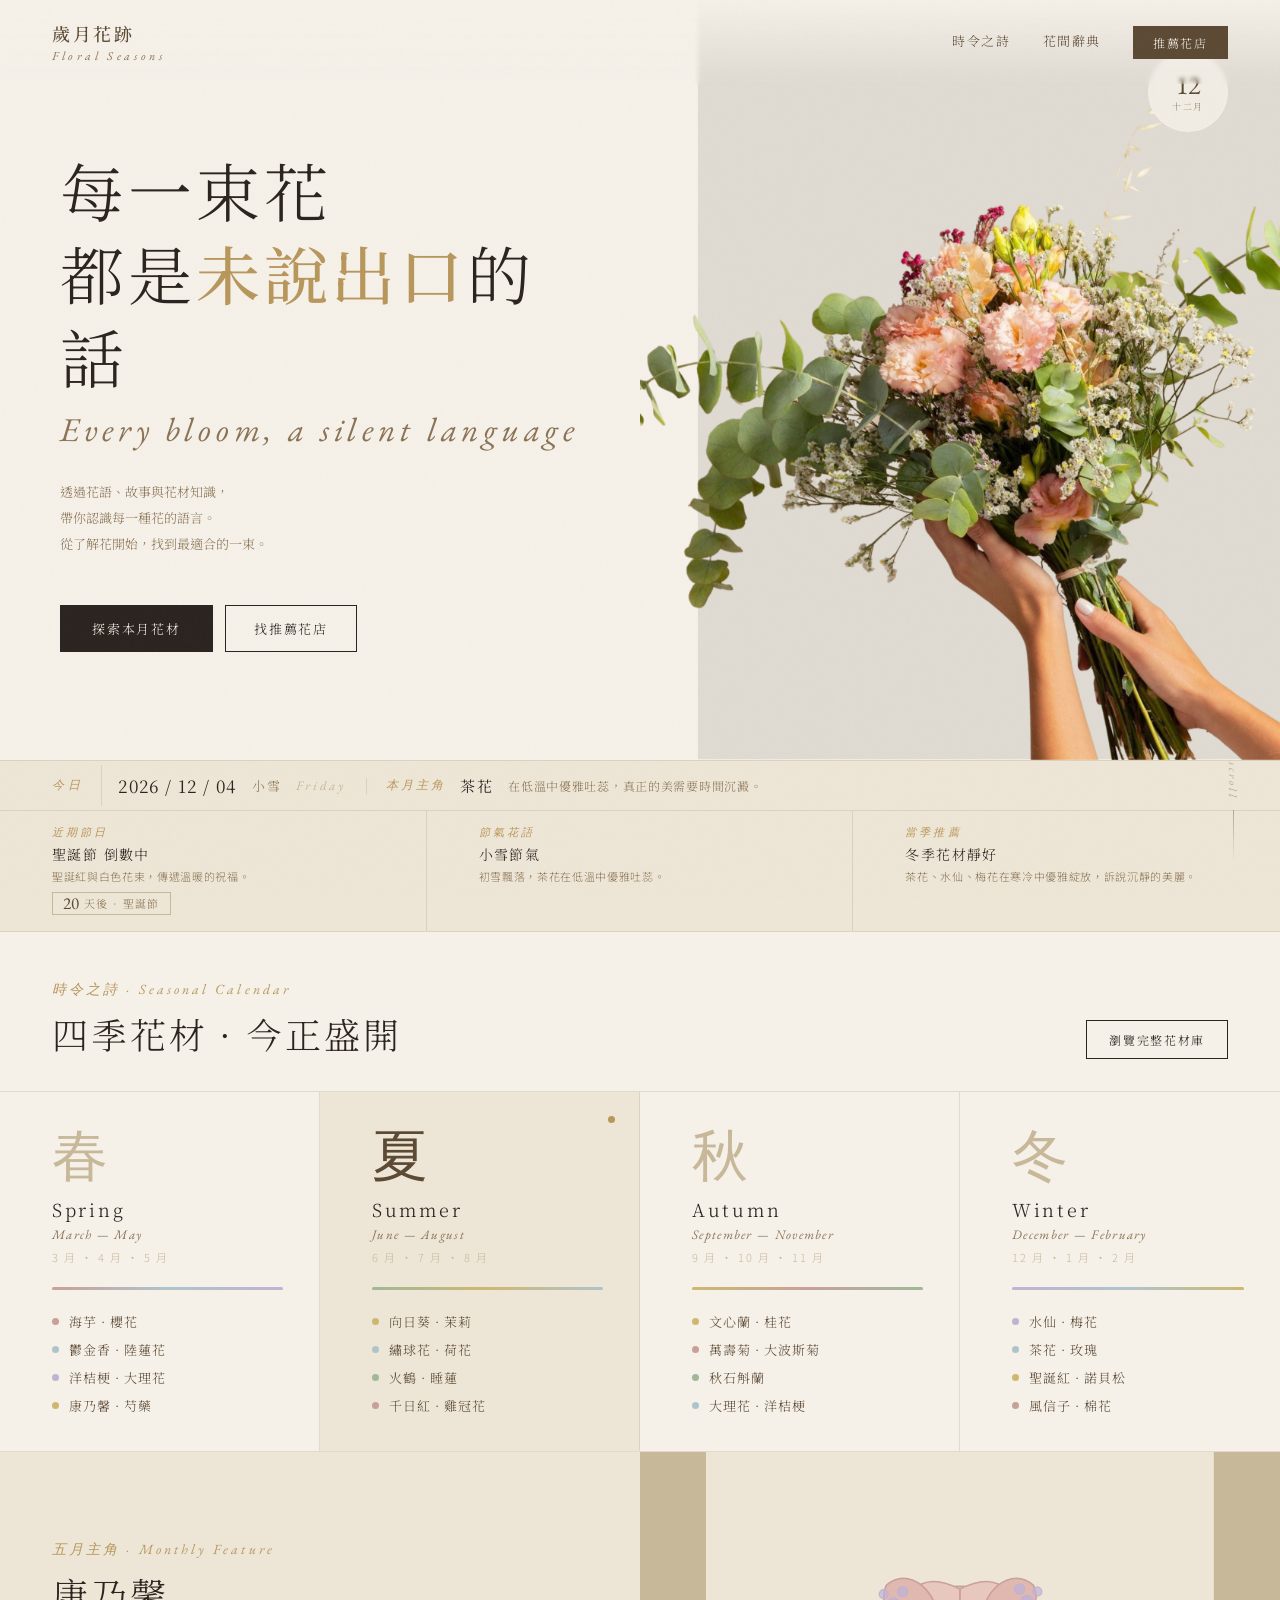
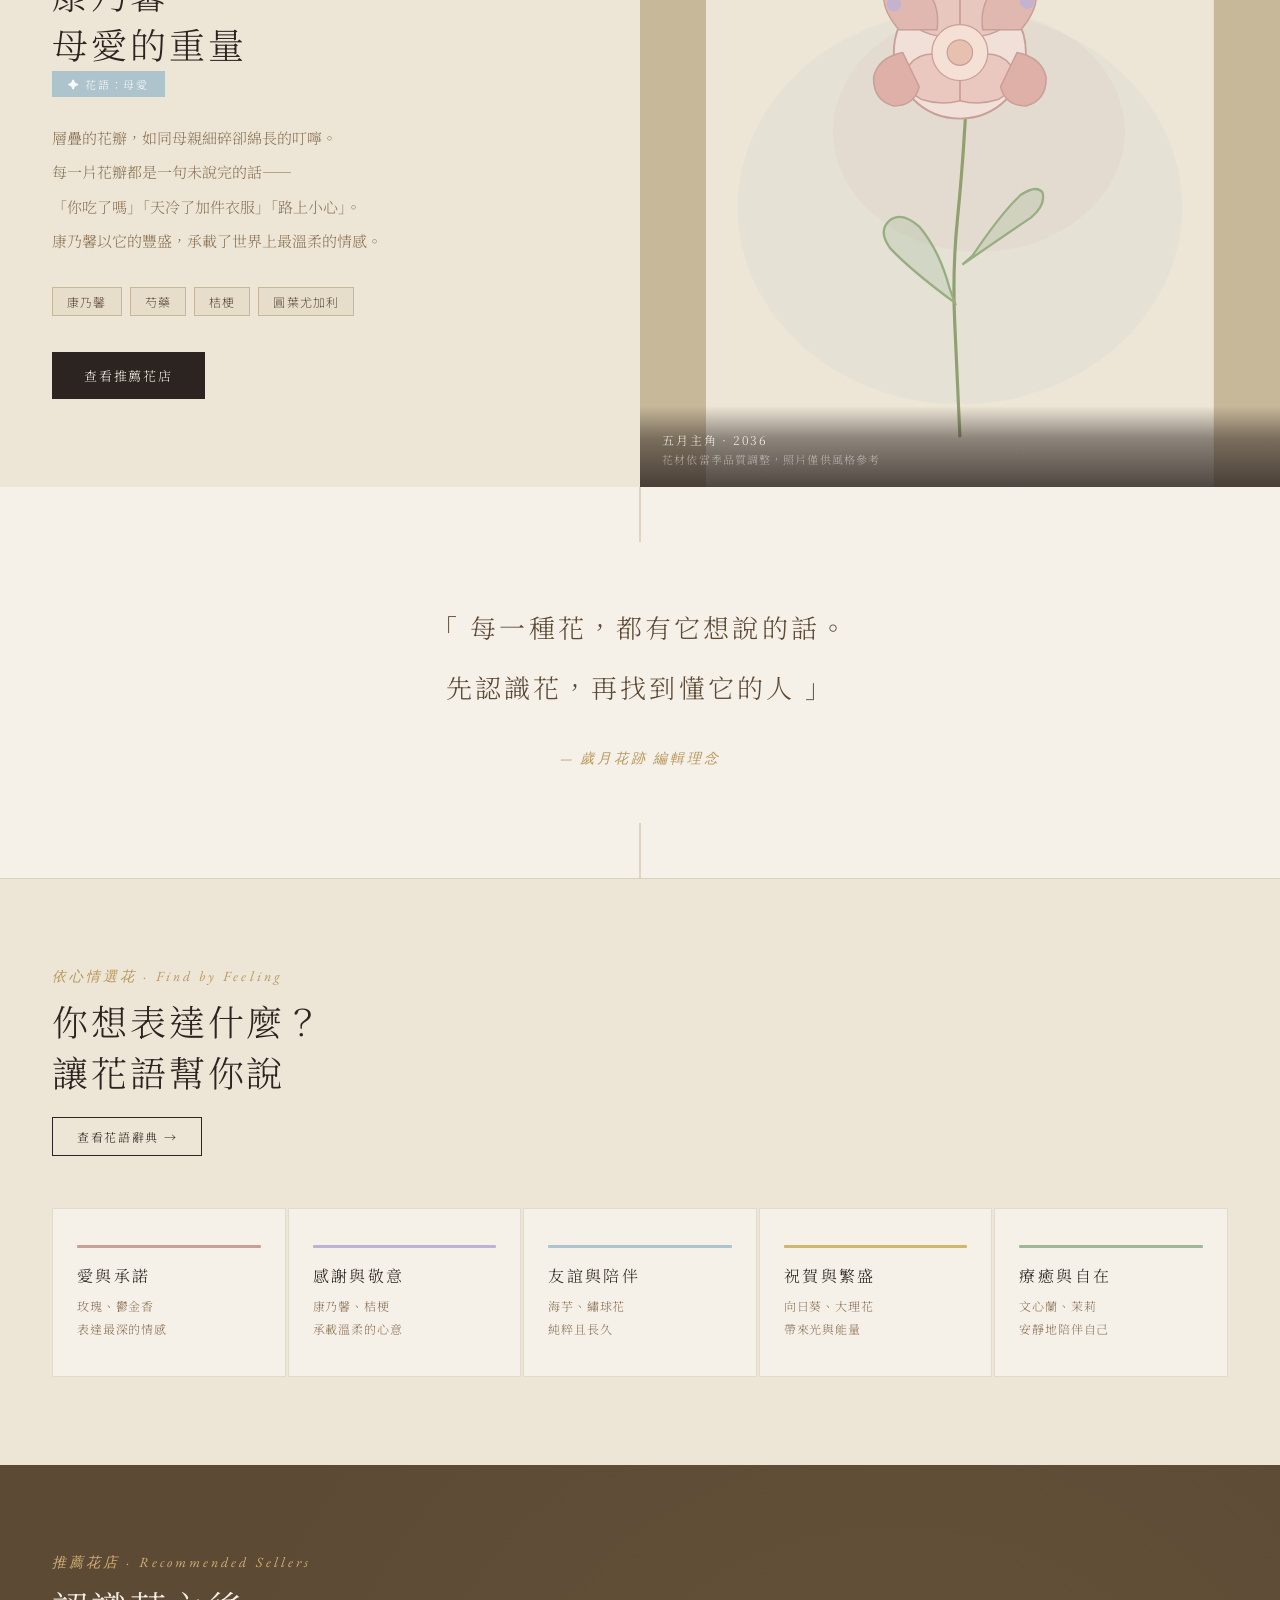
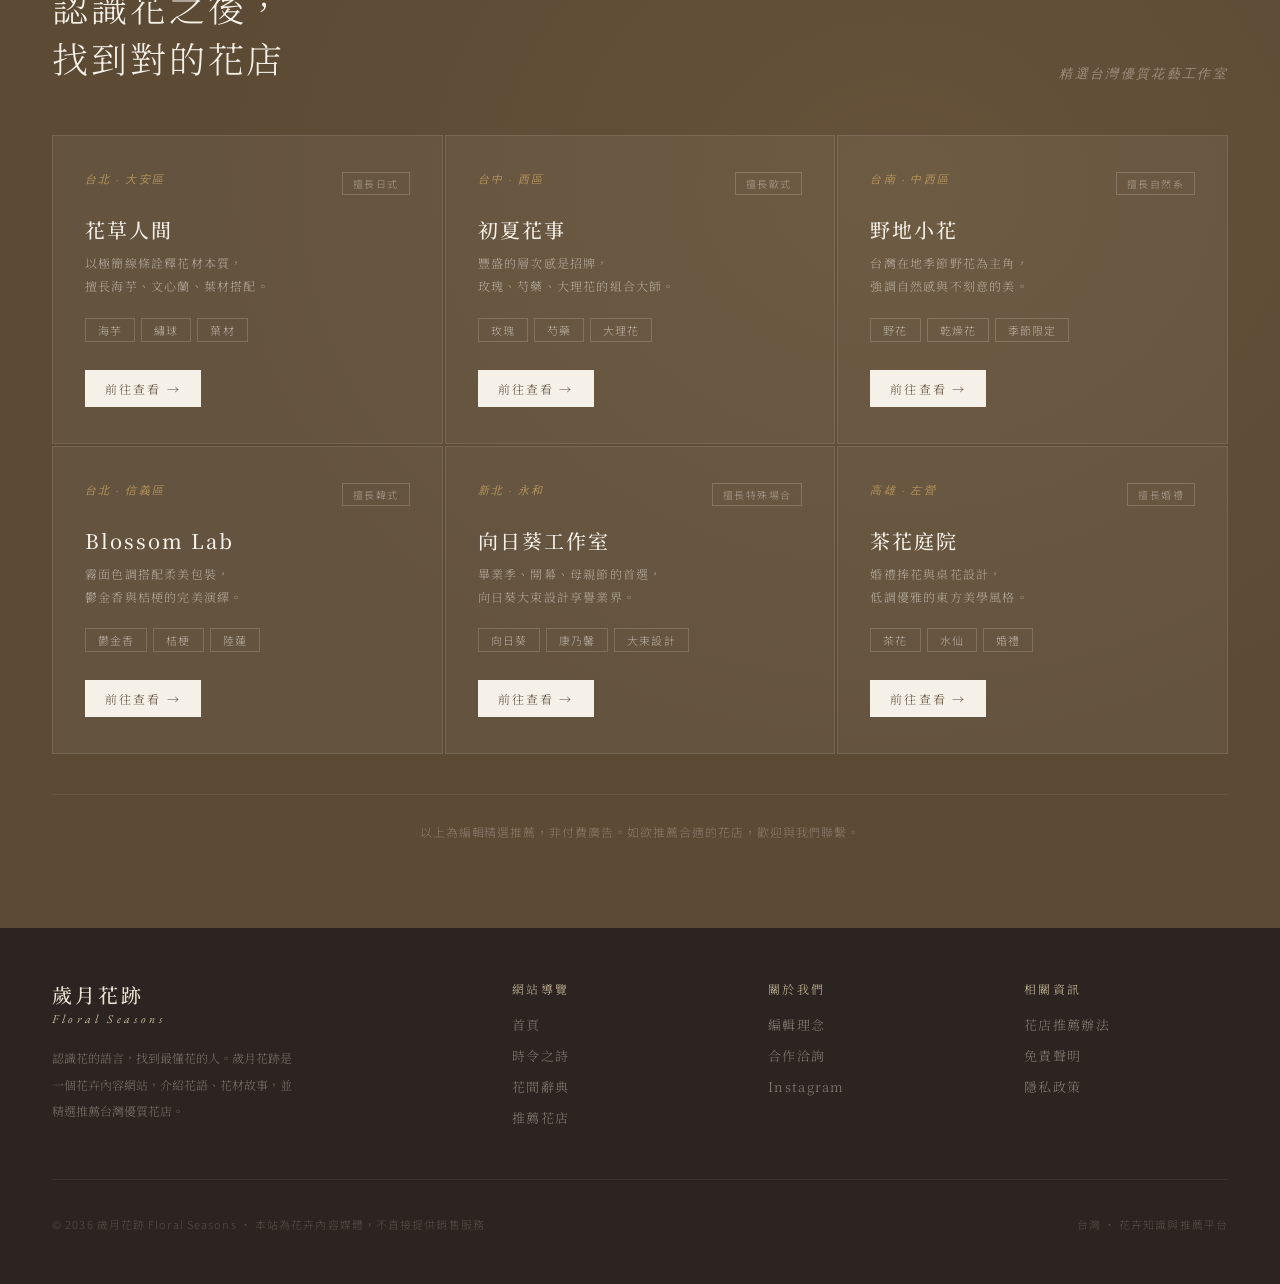
<file: index.html>
<!DOCTYPE html>
<html lang="zh-TW">
<head>
<meta charset="UTF-8">
<meta name="viewport" content="width=device-width, initial-scale=1.0">
<title>歲月花跡 · 認識花，找到對的花店</title>
<link rel="preconnect" href="https://fonts.googleapis.com">
<link rel="preconnect" href="https://fonts.gstatic.com" crossorigin>
<link href="https://fonts.googleapis.com/css2?family=Noto+Serif+TC:wght@300;400;500;700&family=EB+Garamond:ital,wght@0,400;0,500;1,400&family=Noto+Sans+TC:wght@300;400&display=swap" rel="stylesheet">

<style>
:root {
  /* ── base ── */
  --cream:      #f5f0e8;
  --parchment:  #ede6d6;
  --warm-stone: #c8b89a;
  --bark:       #8b7355;
  --deep-bark:  #5c4a35;
  --ink:        #2c2420;
  --gold:       #b8975c;
  --gold-light: #d4b077;
  --rule:       rgba(139,115,85,0.18);

  /* ── A×C mist palette ── */
  --mist-blue:  #aec4cc;
  --mist-lav:   #c0b2d4;
  --mist-sage:  #a0b898;
  --mist-wheat: #ceb870;
  --mist-rose:  #c8a098;
}

*  { margin:0; padding:0; box-sizing:border-box; }
html { scroll-behavior:smooth; }

body {
  background: var(--cream);
  color: var(--ink);
  font-family: 'Noto Sans TC', sans-serif;
  font-weight: 300;
  overflow-x: hidden;
}

/* grain */
body::before {
  content:''; position:fixed; inset:0;
  background-image:url("data:image/svg+xml,%3Csvg viewBox='0 0 256 256' xmlns='http://www.w3.org/2000/svg'%3E%3Cfilter id='noise'%3E%3CfeTurbulence type='fractalNoise' baseFrequency='0.9' numOctaves='4' stitchTiles='stitch'/%3E%3C/filter%3E%3Crect width='100%25' height='100%25' filter='url(%23noise)' opacity='0.04'/%3E%3C/svg%3E");
  pointer-events:none; z-index:9999; opacity:.35;
}

/* ══════════════════════════════
   HEADER
══════════════════════════════ */
header {
  position:fixed; top:0; left:0; right:0; z-index:100;
  display:flex; align-items:center; justify-content:space-between;
  padding:20px 52px;
  background:linear-gradient(to bottom,rgba(245,240,232,.97) 0%,rgba(245,240,232,0) 100%);
  backdrop-filter:blur(2px);
}
.logo { display:flex; flex-direction:column; gap:2px; }
.logo-zh {
  font-family:'Noto Serif TC',serif;
  font-size:18px; font-weight:500; letter-spacing:.15em; color:var(--deep-bark);
}
.logo-en {
  font-family:'EB Garamond',serif; font-style:italic;
  font-size:12px; letter-spacing:.3em; color:var(--bark);
}
nav { display:flex; gap:32px; align-items:center; }
nav a {
  font-family:'Noto Serif TC',serif;
  font-size:13px; letter-spacing:.12em; color:var(--deep-bark);
  text-decoration:none; position:relative; padding-bottom:3px; transition:color .3s;
}
nav a::after {
  content:''; position:absolute; bottom:0; left:0;
  width:0; height:1px; background:var(--gold); transition:width .35s ease;
}
nav a:hover { color:var(--gold); }
nav a:hover::after { width:100%; }
.nav-cta {
  font-family:'Noto Serif TC',serif;
  font-size:12px; letter-spacing:.15em;
  color:var(--cream) !important; background:var(--deep-bark);
  padding:8px 20px; transition:background .3s !important;
}
.nav-cta::after { display:none !important; }
.nav-cta:hover { background:var(--bark) !important; }

/* ══════════════════════════════
   HERO
══════════════════════════════ */
.hero {
  height:calc(100vh - 140px); min-height:520px;
  display:grid; grid-template-columns:1fr 1fr;
  position:relative; overflow:hidden;
}
.hero-left {
  display:flex; flex-direction:column; justify-content:center;
  padding:120px 52px 80px 60px;
  position:relative; z-index:2;
}
.hero-stamp {
  display:inline-flex; align-items:center; gap:8px;
  border:0.5px solid var(--warm-stone);
  padding:5px 16px; margin-bottom:36px; width:fit-content;
}
.hero-stamp span {
  font-family:'EB Garamond',serif; font-style:italic;
  font-size:12px; letter-spacing:.28em; color:var(--bark);
}
.hero-title {
  font-family:'Noto Serif TC',serif;
  font-size:clamp(44px,5vw,68px); font-weight:300; line-height:1.3;
  letter-spacing:.06em; color:var(--ink); margin-bottom:28px;
}
.hero-title strong { font-weight:500; color:var(--gold); }
.hero-title em {
  font-style:italic; font-family:'EB Garamond',serif;
  font-size:.52em; color:var(--bark);
  display:block; letter-spacing:.14em; margin-top:10px; font-weight:300;
}
.hero-desc {
  font-family:'Noto Serif TC',serif; font-weight:300;
  font-size:13px; line-height:2.0; color:var(--bark);
  max-width:320px; margin-bottom:48px;
}
.hero-actions { display:flex; gap:12px; align-items:center; flex-wrap:wrap; }
.btn-primary {
  font-family:'Noto Serif TC',serif; font-size:13px; letter-spacing:.14em;
  color:var(--cream); background:var(--ink);
  border:none; padding:14px 32px; cursor:pointer;
  transition:all .3s; text-decoration:none; display:inline-block;
}
.btn-primary:hover { background:var(--deep-bark); }
.btn-ghost {
  font-family:'Noto Serif TC',serif; font-size:13px; letter-spacing:.14em;
  color:var(--ink); background:none; border:1px solid var(--ink);
  padding:13px 28px; cursor:pointer; transition:all .3s;
  text-decoration:none; display:inline-block;
}
.btn-ghost:hover { background:var(--ink); color:var(--cream); }

/* right panel — fullbleed photo */
.hero-right {
  position:relative; overflow:hidden;
  display:flex;
  align-items:center;
  justify-content:center;
}
.hero-right img.hero-photo {
  width:100%; height:100%;
  object-fit:cover; object-position:center;
  display:block;
}
/* placeholder when no image */
.hero-right .hero-photo-placeholder {
  width:100%; height:100%;
  background:var(--parchment);
  display:flex; align-items:center; justify-content:center;
}
.hero-right .hero-photo-placeholder span {
  font-family:'EB Garamond',serif; font-style:italic;
  font-size:13px; letter-spacing:.2em; color:var(--warm-stone);
}

/* month badge */
.month-badge {
  position:absolute; top:52px; right:52px; z-index:10;
  width:80px; height:80px; border-radius:50%;
  border:0.5px solid rgba(245,240,232,.6);
  display:flex; align-items:center; justify-content:center;
  background:rgba(245,240,232,.82); backdrop-filter:blur(6px);
}
.month-badge-inner {
  display:flex; flex-direction:column; align-items:center; gap:2px;
}
.month-num {
  font-family:'EB Garamond',serif; font-size:26px; line-height:1; color:var(--deep-bark);
}
.month-lbl {
  font-family:'Noto Serif TC',serif; font-size:9px; letter-spacing:.2em; color:var(--bark);
}

/* legacy — keep for floatGently used elsewhere */
@keyframes floatGently { 0%,100%{transform:translateY(0)} 50%{transform:translateY(-10px)} }

/* ══════════════════════════════
   INFO BANNER  (合併日期 + 提醒)
══════════════════════════════ */
.info-banner {
  background:var(--parchment);
  border-top:0.5px solid var(--rule);
  border-bottom:0.5px solid var(--rule);
}

/* 上列：日期主列 — 單行，不換行 */
.info-date-row {
  display:flex; align-items:center; gap:0;
  border-bottom:0.5px solid var(--rule);
  overflow:hidden;
}
.info-today-label {
  font-family:'EB Garamond',serif; font-style:italic;
  font-size:12px; letter-spacing:.3em; color:var(--gold);
  padding:12px 18px 12px 52px; flex-shrink:0;
  border-right:0.5px solid var(--rule);
}
.info-date {
  font-family:'Noto Serif TC',serif; font-size:17px; font-weight:400;
  letter-spacing:.08em; color:var(--ink);
  padding:12px 16px; flex-shrink:0;
}
.info-jieqi {
  font-family:'Noto Serif TC',serif; font-size:13px;
  letter-spacing:.14em; color:var(--bark);
  padding-right:14px; flex-shrink:0;
}
.info-weekday {
  font-family:'EB Garamond',serif; font-style:italic;
  font-size:13px; letter-spacing:.2em; color:var(--warm-stone);
  padding-right:20px; flex-shrink:0;
}
.info-separator {
  width:0.5px; height:16px; background:var(--rule); flex-shrink:0;
}
.info-monthly-label {
  font-family:'EB Garamond',serif; font-style:italic;
  font-size:12px; letter-spacing:.26em; color:var(--gold);
  padding:0 14px 0 20px; flex-shrink:0;
}
.info-monthly-name {
  font-family:'Noto Serif TC',serif; font-size:15px;
  letter-spacing:.12em; color:var(--ink); font-weight:400;
  padding-right:14px; flex-shrink:0;
}
.info-monthly-desc {
  font-family:'Noto Serif TC',serif; font-weight:300;
  font-size:12px; color:var(--bark); letter-spacing:.06em;
  white-space:nowrap; overflow:hidden; text-overflow:ellipsis;
}

/* 下列：三欄 — 緊湊，viewport 內可見 */
.info-cols {
  display:grid; grid-template-columns:1fr 1fr 1fr;
}
.info-col {
  padding:14px 24px 16px 52px;
  border-right:0.5px solid var(--rule);
}
.info-col:last-child { border-right:none; }
.info-col-label {
  font-family:'EB Garamond',serif; font-style:italic;
  font-size:11px; letter-spacing:.28em; color:var(--gold); margin-bottom:4px;
}
.info-col-main {
  font-family:'Noto Serif TC',serif; font-size:14px;
  letter-spacing:.1em; color:var(--ink); margin-bottom:3px;
}
.info-col-sub {
  font-family:'Noto Sans TC',sans-serif; font-weight:300;
  font-size:11px; color:var(--bark); letter-spacing:.06em; line-height:1.7;
}
.info-count {
  display:inline-flex; align-items:center; gap:5px; margin-top:6px;
  border:0.5px solid var(--warm-stone); padding:2px 10px;
}
.info-count-num {
  font-family:'EB Garamond',serif; font-size:17px;
  color:var(--deep-bark); line-height:1;
}
.info-count-lbl {
  font-family:'Noto Serif TC',serif; font-size:11px;
  letter-spacing:.12em; color:var(--bark);
}


/* ══════════════════════════════
   FOUR SEASONS CALENDAR
   (directly below reminder strip)
══════════════════════════════ */
.section-calendar {
  background:var(--cream);
  border-bottom:0.5px solid var(--rule);
}

/* header row of the calendar section */
.cal-header {
  padding:48px 52px 32px;
  display:flex; justify-content:space-between; align-items:flex-end;
  border-bottom:0.5px solid var(--rule);
}
.section-label {
  font-family:'EB Garamond',serif; font-style:italic;
  font-size:14px; letter-spacing:.22em; color:var(--gold); margin-bottom:10px;
}
.section-title {
  font-family:'Noto Serif TC',serif;
  font-size:clamp(24px,3vw,36px); font-weight:300;
  line-height:1.4; letter-spacing:.08em; color:var(--ink);
}

/* season columns */
.cal-grid {
  display:grid; grid-template-columns:repeat(4,1fr);
  gap:0;
}
.cal-col {
  padding:36px 36px 36px 52px;
  border-right:0.5px solid var(--rule);
  position:relative; overflow:hidden;
  transition:background .35s;
  cursor:pointer;
}
.cal-col:last-child { border-right:none; }
.cal-col::before {
  content:''; position:absolute; inset:0; opacity:0; transition:opacity .35s;
}
.cal-col.spring::before { background:rgba(200,160,152,.07); }
.cal-col.summer::before { background:rgba(160,184,152,.07); }
.cal-col.autumn::before { background:rgba(206,184,112,.07); }
.cal-col.winter::before { background:rgba(192,178,212,.07); }
.cal-col:hover::before { opacity:1; }

/* active marker (current season) */
.cal-col.active {
  background:var(--parchment);
}
.cal-col.active .cal-season-num { color:var(--deep-bark); }
.active-dot {
  position:absolute; top:24px; right:24px;
  width:7px; height:7px; border-radius:50%; background:var(--gold);
}

.cal-season-num {
  font-family:'EB Garamond',serif; font-size:56px; line-height:1;
  color:var(--warm-stone); margin-bottom:12px; display:block;
  transition:color .35s;
}
.cal-season-zh {
  font-family:'Noto Serif TC',serif; font-size:18px; letter-spacing:.15em;
  color:var(--ink); margin-bottom:4px;
}
.cal-season-en {
  font-family:'EB Garamond',serif; font-style:italic;
  font-size:13px; color:var(--bark); letter-spacing:.1em; margin-bottom:6px;
}
.cal-months {
  font-size:11px; letter-spacing:.18em; color:var(--warm-stone); margin-bottom:22px;
}

/* mist-palette color bar per season */
.cal-color-bar {
  width:100%; height:3px; border-radius:2px; margin-bottom:22px;
}

.cal-flowers { display:flex; flex-direction:column; gap:9px; }
.cal-flower-row {
  display:flex; align-items:center; gap:10px;
  font-family:'Noto Serif TC',serif; font-size:13px;
  color:var(--deep-bark); letter-spacing:.08em;
}
.cal-dot {
  width:7px; height:7px; border-radius:50%; flex-shrink:0;
}

/* ══════════════════════════════
   MONTHLY FEATURE
══════════════════════════════ */
.section-monthly {
  display:grid; grid-template-columns:1fr 0.5px 1fr;
  gap:0; background:var(--parchment);
  position:relative; overflow:hidden;
}
.section-monthly::before {
  content:'May'; position:absolute;
  font-family:'EB Garamond',serif; font-size:180px; font-weight:400;
  color:rgba(139,115,85,.055); right:-10px; top:50%; transform:translateY(-50%);
  pointer-events:none; white-space:nowrap;
}
.monthly-divider { background:var(--rule); }
.monthly-text { padding:88px 60px 88px 52px; }
.monthly-visual { position:relative; min-height:520px; }

.flower-tag {
  display:inline-flex; align-items:center; gap:8px;
  background:var(--mist-blue); color:rgba(255,255,255,.92);
  padding:5px 16px; font-size:11px; font-family:'Noto Serif TC',serif;
  letter-spacing:.15em; margin-bottom:24px;
}
.monthly-body {
  font-family:'Noto Serif TC',serif; font-weight:300;
  font-size:15px; line-height:2.3; color:var(--bark); margin-bottom:28px;
}
.pairing-row { display:flex; gap:8px; flex-wrap:wrap; margin-bottom:36px; }
.pair-tag {
  font-family:'Noto Sans TC',sans-serif; font-weight:300;
  font-size:12px; letter-spacing:.1em; color:var(--deep-bark);
  background:rgba(200,184,154,.2); border:1px solid var(--warm-stone);
  padding:5px 14px;
}
/* monthly image frame — 填滿右欄，不用固定比例 */
.monthly-img-frame {
  position:absolute; inset:0;
  background:var(--warm-stone);
  overflow:hidden;
}
.monthly-img-frame svg { width:100%; height:100%; display:block; }
.monthly-img-frame img { width:100%; height:100%; object-fit:cover; display:block; }
.monthly-caption {
  position:absolute; bottom:0; left:0; right:0;
  padding:28px 22px 22px;
  background:linear-gradient(to top,rgba(44,36,32,.82) 0%,rgba(44,36,32,.5) 60%,transparent 100%);
  color:var(--cream); font-family:'Noto Serif TC',serif; font-size:12px;
  letter-spacing:.15em; line-height:1;
  display:flex; flex-direction:column; gap:8px;
}
.monthly-caption-sub {
  font-size:11px; color:rgba(245,240,232,.55); letter-spacing:.1em; line-height:1;
}

/* ══════════════════════════════
   QUOTE
══════════════════════════════ */
.section-quote {
  padding:110px 52px; text-align:center; background:var(--cream);
  position:relative;
}
.section-quote::before,.section-quote::after {
  content:''; position:absolute; left:50%; transform:translateX(-50%);
  width:1px; background:var(--warm-stone);
}
.section-quote::before { top:0; height:55px; }
.section-quote::after  { bottom:0; height:55px; }
.quote-text {
  font-family:'Noto Serif TC',serif; font-weight:300;
  font-size:clamp(17px,2.4vw,26px); line-height:2.3;
  letter-spacing:.12em; color:var(--deep-bark);
  max-width:640px; margin:0 auto 28px;
}
.quote-source {
  font-family:'EB Garamond',serif; font-style:italic;
  font-size:14px; letter-spacing:.2em; color:var(--gold);
}

/* ══════════════════════════════
   RECIPIENT
══════════════════════════════ */
.section-recipient {
  padding:88px 52px; background:var(--parchment);
  border-top:0.5px solid var(--rule);
}
.recip-grid {
  display:grid; grid-template-columns:repeat(5,1fr); gap:2px; margin-top:52px;
}
.recip-card {
  padding:36px 24px; background:var(--cream);
  border:0.5px solid var(--rule); cursor:pointer; transition:all .35s;
}
.recip-card:hover { border-color:var(--warm-stone); transform:translateY(-3px); }
.recip-bar { height:2.5px; border-radius:1px; margin-bottom:16px; }
.recip-title {
  font-family:'Noto Serif TC',serif; font-size:16px;
  letter-spacing:.15em; color:var(--ink); margin-bottom:8px;
}
.recip-sub {
  font-family:'Noto Serif TC',serif; font-weight:300;
  font-size:12px; line-height:1.9; color:var(--bark); letter-spacing:.07em;
}

/* ══════════════════════════════
   CTA / BOOKING
══════════════════════════════ */
/* ══════════════════════════════
   SELLERS SECTION
══════════════════════════════ */
.section-sellers {
  padding:88px 52px;
  background:var(--deep-bark);
  position:relative; overflow:hidden;
}
.section-sellers::before {
  content:''; position:absolute; inset:0;
  background:radial-gradient(ellipse at 70% 30%,rgba(184,151,92,.1) 0%,transparent 55%);
  pointer-events:none;
}
.sellers-header {
  display:flex; justify-content:space-between; align-items:flex-end;
  margin-bottom:52px; position:relative;
}
.sellers-header .section-label { color:var(--gold-light); }
.sellers-header .section-title { color:var(--cream); }
.sellers-note {
  font-family:'EB Garamond',serif; font-style:italic;
  font-size:13px; letter-spacing:.18em;
  color:rgba(245,240,232,.4);
}
.sellers-grid {
  display:grid; grid-template-columns:repeat(3,1fr); gap:2px;
  position:relative;
}
.seller-card {
  background:rgba(255,255,255,.05);
  border:0.5px solid rgba(255,255,255,.1);
  padding:36px 32px;
  display:flex; flex-direction:column; gap:0;
  transition:background .35s, border-color .35s;
  position:relative; overflow:hidden;
}
.seller-card::before {
  content:''; position:absolute; top:0; left:0; right:0;
  height:2px; opacity:0; transition:opacity .35s;
}
.seller-card:hover { background:rgba(255,255,255,.09); border-color:rgba(255,255,255,.2); }
.seller-card:hover::before { opacity:1; }
.seller-card-top {
  display:flex; justify-content:space-between; align-items:flex-start;
  margin-bottom:20px;
}
.seller-region {
  font-family:'EB Garamond',serif; font-style:italic;
  font-size:11px; letter-spacing:.22em; color:var(--gold);
}
.seller-badge {
  font-size:10px; letter-spacing:.14em;
  color:rgba(245,240,232,.5);
  border:0.5px solid rgba(245,240,232,.2);
  padding:3px 10px;
}
.seller-name {
  font-family:'Noto Serif TC',serif; font-size:20px; font-weight:500;
  letter-spacing:.1em; color:var(--cream); margin-bottom:8px;
}
.seller-specialty {
  font-family:'Noto Serif TC',serif; font-weight:300;
  font-size:12px; letter-spacing:.1em; color:rgba(245,240,232,.55);
  margin-bottom:20px; line-height:1.9;
}
.seller-tags {
  display:flex; gap:6px; flex-wrap:wrap; margin-bottom:28px;
}
.seller-tag {
  font-size:11px; letter-spacing:.1em;
  color:rgba(245,240,232,.6);
  border:0.5px solid rgba(245,240,232,.18);
  padding:3px 12px;
}
.seller-link {
  margin-top:auto;
  font-family:'Noto Serif TC',serif; font-size:12px;
  letter-spacing:.18em; color:var(--deep-bark);
  background:var(--cream); padding:10px 20px;
  display:inline-block; text-decoration:none;
  transition:background .3s;
  align-self:flex-start;
}
.seller-link:hover { background:var(--parchment); }
.sellers-disclaimer {
  margin-top:40px; padding-top:28px;
  border-top:0.5px solid rgba(255,255,255,.08);
  font-family:'Noto Sans TC',sans-serif; font-weight:300;
  font-size:12px; letter-spacing:.08em;
  color:rgba(245,240,232,.3); text-align:center;
}

/* ══════════════════════════════
   FOOTER
══════════════════════════════ */
footer {
  padding:52px; background:var(--ink);
  display:grid; grid-template-columns:2fr 1fr 1fr 1fr; gap:52px;
}
.footer-desc {
  font-family:'Noto Serif TC',serif; font-weight:300;
  font-size:12px; line-height:2.2; color:rgba(237,230,214,.4);
  margin-top:18px; max-width:250px;
}
.footer-col-title {
  font-family:'Noto Serif TC',serif; font-size:12px;
  letter-spacing:.2em; color:var(--warm-stone); margin-bottom:18px;
}
.footer-links { display:flex; flex-direction:column; gap:12px; }
.footer-links a {
  font-family:'Noto Serif TC',serif; font-weight:300;
  font-size:13px; color:rgba(237,230,214,.45); text-decoration:none;
  letter-spacing:.1em; transition:color .3s;
}
.footer-links a:hover { color:var(--parchment); }
.footer-bottom {
  grid-column:1/-1; padding-top:36px;
  border-top:0.5px solid rgba(255,255,255,.06);
  display:flex; justify-content:space-between; align-items:center;
}
.footer-legal {
  font-size:11px; letter-spacing:.1em; color:rgba(237,230,214,.22);
  font-family:'Noto Sans TC',sans-serif; font-weight:300;
}

/* ── fade-up ── */
.fade-up { opacity:0; transform:translateY(28px); transition:opacity .8s ease,transform .8s ease; }
.fade-up.visible { opacity:1; transform:translateY(0); }

/* ── scroll indicator ── */
.scroll-hint {
  position:fixed; bottom:38px; right:40px; z-index:50;
  writing-mode:vertical-rl; font-family:'EB Garamond',serif; font-style:italic;
  font-size:11px; letter-spacing:.28em; color:var(--bark); opacity:.55;
  display:flex; align-items:center; gap:10px; transition:opacity .4s;
}
.scroll-hint::after {
  content:''; display:block; width:1px; height:52px;
  background:linear-gradient(to bottom,var(--bark),transparent);
}
</style>
</head>
<body>

<!-- ═══ HEADER ═══ -->
<header>
  <div class="logo">
    <span class="logo-zh">歲月花跡</span>
    <span class="logo-en">Floral Seasons</span>
  </div>
  <nav>
    <a href="pages/seasonal.html">時令之詩</a>
    <a href="pages/encyclopedia.html">花間辭典</a>
    <a href="#sellers" class="nav-cta">推薦花店</a>
  </nav>
</header>

<!-- ═══ HERO ═══ -->
<section class="hero">
  <div class="hero-left">
    <h1 class="hero-title fade-up">
      每一束花<br>都是<strong>未說出口</strong>的話
      <em>Every bloom, a silent language</em>
    </h1>
    <p class="hero-desc fade-up">
      透過花語、故事與花材知識，<br>
      帶你認識每一種花的語言。<br>
      從了解花開始，找到最適合的一束。
    </p>
    <div class="hero-actions fade-up">
      <a href="#monthly" class="btn-primary">探索本月花材</a>
      <a href="#sellers" class="btn-ghost">找推薦花店</a>
    </div>
  </div>

  <div class="hero-right">
    <!-- 月份徽章 -->
    <div class="month-badge">
      <div class="month-badge-inner">
        <span class="month-num">05</span>
        <span class="month-lbl">五月</span>
      </div>
    </div>
    <!-- 全幅花束照片：換圖只需替換 swatch-01.png -->
    <img
      class="hero-photo"
      src="assets/images/homepage/swatches/swatch-01.png"
      alt="歲月花跡 · 本月花材"
      onerror="this.style.display='none';this.nextElementSibling.style.display='flex'"
    >
    <div class="hero-photo-placeholder" style="display:none">
      <span>swatch-01.png</span>
    </div>
  </div>
  </div>
</section>

<!-- ═══ INFO BANNER（日期 + 節氣 + 提醒，合併版）═══ -->
<div class="info-banner">

  <!-- 上列：即時日期 -->
  <div class="info-date-row">
    <span class="info-today-label">今日</span>
    <span class="info-date" id="ib-date">—</span>
    <span class="info-jieqi" id="ib-jieqi"></span>
    <span class="info-weekday" id="ib-weekday"></span>
    <span class="info-separator"></span>
    <span class="info-monthly-label">本月主角</span>
    <span class="info-monthly-name" id="ib-flower-name">康乃馨</span>
    <span class="info-monthly-desc" id="ib-flower-desc">層疊的花瓣，如同母親細碎卻綿長的叮嚀</span>
  </div>

  <!-- 下列：三欄資訊 -->
  <div class="info-cols">
    <div class="info-col fade-up">
      <div class="info-col-label">近期節日</div>
      <div class="info-col-main" id="ib-holiday-main">—</div>
      <div class="info-col-sub" id="ib-holiday-sub"></div>
      <div class="info-count" id="ib-countdown">
        <span class="info-count-num" id="ib-count-num">—</span>
        <span class="info-count-lbl" id="ib-count-lbl"></span>
      </div>
    </div>
    <div class="info-col fade-up" style="transition-delay:.08s">
      <div class="info-col-label">節氣花語</div>
      <div class="info-col-main" id="ib-jieqi-main">—</div>
      <div class="info-col-sub" id="ib-jieqi-sub"></div>
    </div>
    <div class="info-col fade-up" style="transition-delay:.16s">
      <div class="info-col-label">當季推薦</div>
      <div class="info-col-main" id="ib-season-main">—</div>
      <div class="info-col-sub" id="ib-season-sub"></div>
    </div>
  </div>

</div>

<!-- ═══ FOUR SEASONS CALENDAR（緊接 reminder 下方）═══ -->
<section class="section-calendar" id="seasons">
  <div class="cal-header fade-up">
    <div>
      <p class="section-label">時令之詩 · Seasonal Calendar</p>
      <h2 class="section-title">四季花材 · 今正盛開</h2>
    </div>
    <a href="#" class="btn-ghost" style="font-size:12px;padding:10px 22px;">瀏覽完整花材庫</a>
  </div>

  <div class="cal-grid">
    <!-- 春 Spring -->
    <div class="cal-col spring fade-up" style="transition-delay:.0s">
      <div class="cal-season-num">春</div>
      <div class="cal-season-zh">Spring</div>
      <div class="cal-season-en">March — May</div>
      <div class="cal-months">3 月 · 4 月 · 5 月</div>
      <div class="cal-color-bar" style="background:linear-gradient(to right,#c8a098,#aec4cc,#c0b2d4)"></div>
      <div class="cal-flowers">
        <div class="cal-flower-row"><span class="cal-dot" style="background:#c8a098"></span>海芋 · 櫻花</div>
        <div class="cal-flower-row"><span class="cal-dot" style="background:#aec4cc"></span>鬱金香 · 陸蓮花</div>
        <div class="cal-flower-row"><span class="cal-dot" style="background:#c0b2d4"></span>洋桔梗 · 大理花</div>
        <div class="cal-flower-row"><span class="cal-dot" style="background:#ceb870"></span>康乃馨 · 芍藥</div>
      </div>
    </div>

    <!-- 夏 Summer -->
    <div class="cal-col summer active fade-up" style="transition-delay:.08s">
      <span class="active-dot"></span>
      <div class="cal-season-num">夏</div>
      <div class="cal-season-zh">Summer</div>
      <div class="cal-season-en">June — August</div>
      <div class="cal-months">6 月 · 7 月 · 8 月</div>
      <div class="cal-color-bar" style="background:linear-gradient(to right,#a0b898,#ceb870,#aec4cc)"></div>
      <div class="cal-flowers">
        <div class="cal-flower-row"><span class="cal-dot" style="background:#ceb870"></span>向日葵 · 茉莉</div>
        <div class="cal-flower-row"><span class="cal-dot" style="background:#aec4cc"></span>繡球花 · 荷花</div>
        <div class="cal-flower-row"><span class="cal-dot" style="background:#a0b898"></span>火鶴 · 睡蓮</div>
        <div class="cal-flower-row"><span class="cal-dot" style="background:#c8a098"></span>千日紅 · 雞冠花</div>
      </div>
    </div>

    <!-- 秋 Autumn -->
    <div class="cal-col autumn fade-up" style="transition-delay:.16s">
      <div class="cal-season-num">秋</div>
      <div class="cal-season-zh">Autumn</div>
      <div class="cal-season-en">September — November</div>
      <div class="cal-months">9 月 · 10 月 · 11 月</div>
      <div class="cal-color-bar" style="background:linear-gradient(to right,#ceb870,#c8a098,#a0b898)"></div>
      <div class="cal-flowers">
        <div class="cal-flower-row"><span class="cal-dot" style="background:#ceb870"></span>文心蘭 · 桂花</div>
        <div class="cal-flower-row"><span class="cal-dot" style="background:#c8a098"></span>萬壽菊 · 大波斯菊</div>
        <div class="cal-flower-row"><span class="cal-dot" style="background:#a0b898"></span>秋石斛蘭</div>
        <div class="cal-flower-row"><span class="cal-dot" style="background:#aec4cc"></span>大理花 · 洋桔梗</div>
      </div>
    </div>

    <!-- 冬 Winter -->
    <div class="cal-col winter fade-up" style="transition-delay:.24s">
      <div class="cal-season-num">冬</div>
      <div class="cal-season-zh">Winter</div>
      <div class="cal-season-en">December — February</div>
      <div class="cal-months">12 月 · 1 月 · 2 月</div>
      <div class="cal-color-bar" style="background:linear-gradient(to right,#c0b2d4,#aec4cc,#ceb870)"></div>
      <div class="cal-flowers">
        <div class="cal-flower-row"><span class="cal-dot" style="background:#c0b2d4"></span>水仙 · 梅花</div>
        <div class="cal-flower-row"><span class="cal-dot" style="background:#aec4cc"></span>茶花 · 玫瑰</div>
        <div class="cal-flower-row"><span class="cal-dot" style="background:#ceb870"></span>聖誕紅 · 諾貝松</div>
        <div class="cal-flower-row"><span class="cal-dot" style="background:#c8a098"></span>風信子 · 棉花</div>
      </div>
    </div>
  </div>
</section>

<!-- ═══ MONTHLY FEATURE ═══ -->
<section class="section-monthly" id="monthly">
  <div class="monthly-text fade-up">
    <p class="section-label">五月主角 · Monthly Feature</p>
    <h2 class="section-title">康乃馨<br>母愛的重量</h2>
    <span class="flower-tag">✦ 花語：母愛</span>
    <p class="monthly-body">
      層疊的花瓣，如同母親細碎卻綿長的叮嚀。<br>
      每一片花瓣都是一句未說完的話——<br>
      「你吃了嗎」「天冷了加件衣服」「路上小心」。<br>
      康乃馨以它的豐盛，承載了世界上最溫柔的情感。
    </p>
    <div class="pairing-row">
      <span class="pair-tag">康乃馨</span>
      <span class="pair-tag">芍藥</span>
      <span class="pair-tag">桔梗</span>
      <span class="pair-tag">圓葉尤加利</span>
    </div>
    <a href="#sellers" class="btn-primary">查看推薦花店</a>
  </div>
  <div class="monthly-divider"></div>
  <div class="monthly-visual fade-up" style="transition-delay:.2s">
    <div class="monthly-img-frame">
      <svg viewBox="0 0 400 500" xmlns="http://www.w3.org/2000/svg">
        <rect width="400" height="500" fill="#ede6d6"/>
        <ellipse cx="200" cy="280" rx="175" ry="155" fill="rgba(174,196,204,.14)"/>
        <ellipse cx="215" cy="220" rx="115" ry="95" fill="rgba(200,160,152,.1)"/>
        <!-- Stem -->
        <path d="M200 460 Q198 415 196 372 Q194 330 198 290 Q202 250 204 215 Q206 188 204 168" stroke="#90a070" stroke-width="2.5" stroke-linecap="round" fill="none"/>
        <!-- leaf L -->
        <path d="M196 355 Q162 330 145 312 Q135 298 145 290 Q154 283 168 295 Q184 314 192 344 Z" stroke="#98ae80" stroke-width="1.8" fill="rgba(160,184,152,.28)"/>
        <!-- leaf R -->
        <path d="M202 325 Q238 300 256 288 Q268 278 265 268 Q260 262 248 270 Q232 285 210 318 Z" stroke="#98ae80" stroke-width="1.8" fill="rgba(160,184,152,.28)"/>
        <!-- Carnation main – layered petal illusion -->
        <!-- base circle -->
        <circle cx="200" cy="158" r="52" fill="#f0e0d8" stroke="#c8a098" stroke-width="1.5"/>
        <!-- petal ring 1 -->
        <path d="M200 108 Q225 95 238 110 Q248 125 235 138 Q220 148 200 145 Z" fill="#e8c8be" stroke="#c8a098" stroke-width="1.2"/>
        <path d="M200 108 Q175 95 162 110 Q152 125 165 138 Q180 148 200 145 Z" fill="#e8c8be" stroke="#c8a098" stroke-width="1.2"/>
        <path d="M248 140 Q265 120 258 105 Q245 94 230 105 Q215 118 218 140 Z" fill="#e0b8b0" stroke="#c8a098" stroke-width="1.2"/>
        <path d="M152 140 Q135 120 142 105 Q155 94 170 105 Q185 118 182 140 Z" fill="#e0b8b0" stroke="#c8a098" stroke-width="1.2"/>
        <!-- petal ring 2 -->
        <path d="M200 165 Q228 152 240 168 Q248 185 230 195 Q215 200 200 196 Z" fill="#eac8c0" stroke="#c8a098" stroke-width="1.2"/>
        <path d="M200 165 Q172 152 160 168 Q152 185 170 195 Q185 200 200 196 Z" fill="#eac8c0" stroke="#c8a098" stroke-width="1.2"/>
        <path d="M245 158 Q265 162 268 178 Q268 196 252 200 Q236 200 232 185 Z" fill="#deb0a8" stroke="#c8a098" stroke-width="1.2"/>
        <path d="M155 158 Q135 162 132 178 Q132 196 148 200 Q164 200 168 185 Z" fill="#deb0a8" stroke="#c8a098" stroke-width="1.2"/>
        <!-- center -->
        <circle cx="200" cy="158" r="22" fill="#f5e0d5" stroke="#c8a098" stroke-width="1"/>
        <circle cx="200" cy="158" r="10" fill="#e8c0b0" stroke="#c8a098" stroke-width="1"/>
        <!-- filler flowers -->
        <circle cx="148" cy="120" r="5" fill="rgba(192,178,212,.85)" stroke="#c0b2d4" stroke-width="1.2"/>
        <circle cx="140" cy="112" r="3.5" fill="rgba(192,178,212,.7)" stroke="#c0b2d4" stroke-width="1"/>
        <circle cx="155" cy="110" r="4" fill="rgba(192,178,212,.75)" stroke="#c0b2d4" stroke-width="1"/>
        <circle cx="253" cy="118" r="5" fill="rgba(192,178,212,.85)" stroke="#c0b2d4" stroke-width="1.2"/>
        <circle cx="261" cy="110" r="3.5" fill="rgba(192,178,212,.7)" stroke="#c0b2d4" stroke-width="1"/>
        <circle cx="247" cy="108" r="4" fill="rgba(192,178,212,.75)" stroke="#c0b2d4" stroke-width="1"/>
      </svg>
      <div class="monthly-caption">
        <div>五月主角 · 2036</div>
        <div class="monthly-caption-sub">花材依當季品質調整，照片僅供風格參考</div>
      </div>
    </div>
  </div>
</section>

<!-- ═══ QUOTE ═══ -->
<section class="section-quote">
  <p class="quote-text fade-up">
    「 每一種花，都有它想說的話。<br>先認識花，再找到懂它的人 」
  </p>
  <span class="quote-source fade-up">— 歲月花跡 編輯理念</span>
</section>

<!-- ═══ RECIPIENT ═══ -->
<section class="section-recipient">
  <div class="fade-up">
    <p class="section-label">依心情選花 · Find by Feeling</p>
    <h2 class="section-title">你想表達什麼？<br>讓花語幫你說</h2>
    <a href="pages/encyclopedia.html" class="btn-ghost" style="margin-top:20px;display:inline-block;font-size:12px;padding:10px 24px;">查看花語辭典 →</a>
  </div>
  <div class="recip-grid">
    <div class="recip-card fade-up">
      <div class="recip-bar" style="background:var(--mist-rose)"></div>
      <div class="recip-title">愛與承諾</div>
      <div class="recip-sub">玫瑰、鬱金香<br>表達最深的情感</div>
    </div>
    <div class="recip-card fade-up" style="transition-delay:.07s">
      <div class="recip-bar" style="background:var(--mist-lav)"></div>
      <div class="recip-title">感謝與敬意</div>
      <div class="recip-sub">康乃馨、桔梗<br>承載溫柔的心意</div>
    </div>
    <div class="recip-card fade-up" style="transition-delay:.14s">
      <div class="recip-bar" style="background:var(--mist-blue)"></div>
      <div class="recip-title">友誼與陪伴</div>
      <div class="recip-sub">海芋、繡球花<br>純粹且長久</div>
    </div>
    <div class="recip-card fade-up" style="transition-delay:.21s">
      <div class="recip-bar" style="background:var(--mist-wheat)"></div>
      <div class="recip-title">祝賀與繁盛</div>
      <div class="recip-sub">向日葵、大理花<br>帶來光與能量</div>
    </div>
    <div class="recip-card fade-up" style="transition-delay:.28s">
      <div class="recip-bar" style="background:var(--mist-sage)"></div>
      <div class="recip-title">療癒與自在</div>
      <div class="recip-sub">文心蘭、茉莉<br>安靜地陪伴自己</div>
    </div>
  </div>
</section>

<!-- ═══ 推薦花店 SELLERS ═══ -->
<section class="section-sellers" id="sellers">
  <div class="sellers-header fade-up">
    <div>
      <p class="section-label">推薦花店 · Recommended Sellers</p>
      <h2 class="section-title">認識花之後，<br>找到對的花店</h2>
    </div>
    <span class="sellers-note">精選台灣優質花藝工作室</span>
  </div>

  <div class="sellers-grid">

    <div class="seller-card fade-up" style="--accent:var(--mist-blue)">
      <style>.seller-card:nth-child(1)::before{background:var(--mist-blue)}</style>
      <div class="seller-card-top">
        <span class="seller-region">台北 · 大安區</span>
        <span class="seller-badge">擅長日式</span>
      </div>
      <div class="seller-name">花草人間</div>
      <div class="seller-specialty">
        以極簡線條詮釋花材本質，<br>
        擅長海芋、文心蘭、葉材搭配。
      </div>
      <div class="seller-tags">
        <span class="seller-tag">海芋</span>
        <span class="seller-tag">繡球</span>
        <span class="seller-tag">葉材</span>
      </div>
      <a href="#" class="seller-link">前往查看 →</a>
    </div>

    <div class="seller-card fade-up" style="transition-delay:.08s">
      <style>.seller-card:nth-child(2)::before{background:var(--mist-rose)}</style>
      <div class="seller-card-top">
        <span class="seller-region">台中 · 西區</span>
        <span class="seller-badge">擅長歐式</span>
      </div>
      <div class="seller-name">初夏花事</div>
      <div class="seller-specialty">
        豐盛的層次感是招牌，<br>
        玫瑰、芍藥、大理花的組合大師。
      </div>
      <div class="seller-tags">
        <span class="seller-tag">玫瑰</span>
        <span class="seller-tag">芍藥</span>
        <span class="seller-tag">大理花</span>
      </div>
      <a href="#" class="seller-link">前往查看 →</a>
    </div>

    <div class="seller-card fade-up" style="transition-delay:.16s">
      <style>.seller-card:nth-child(3)::before{background:var(--mist-sage)}</style>
      <div class="seller-card-top">
        <span class="seller-region">台南 · 中西區</span>
        <span class="seller-badge">擅長自然系</span>
      </div>
      <div class="seller-name">野地小花</div>
      <div class="seller-specialty">
        台灣在地季節野花為主角，<br>
        強調自然感與不刻意的美。
      </div>
      <div class="seller-tags">
        <span class="seller-tag">野花</span>
        <span class="seller-tag">乾燥花</span>
        <span class="seller-tag">季節限定</span>
      </div>
      <a href="#" class="seller-link">前往查看 →</a>
    </div>

    <div class="seller-card fade-up" style="transition-delay:.24s">
      <style>.seller-card:nth-child(4)::before{background:var(--mist-lav)}</style>
      <div class="seller-card-top">
        <span class="seller-region">台北 · 信義區</span>
        <span class="seller-badge">擅長韓式</span>
      </div>
      <div class="seller-name">Blossom Lab</div>
      <div class="seller-specialty">
        霧面色調搭配柔美包裝，<br>
        鬱金香與桔梗的完美演繹。
      </div>
      <div class="seller-tags">
        <span class="seller-tag">鬱金香</span>
        <span class="seller-tag">桔梗</span>
        <span class="seller-tag">陸蓮</span>
      </div>
      <a href="#" class="seller-link">前往查看 →</a>
    </div>

    <div class="seller-card fade-up" style="transition-delay:.32s">
      <style>.seller-card:nth-child(5)::before{background:var(--mist-wheat)}</style>
      <div class="seller-card-top">
        <span class="seller-region">新北 · 永和</span>
        <span class="seller-badge">擅長特殊場合</span>
      </div>
      <div class="seller-name">向日葵工作室</div>
      <div class="seller-specialty">
        畢業季、開幕、母親節的首選，<br>
        向日葵大束設計享譽業界。
      </div>
      <div class="seller-tags">
        <span class="seller-tag">向日葵</span>
        <span class="seller-tag">康乃馨</span>
        <span class="seller-tag">大束設計</span>
      </div>
      <a href="#" class="seller-link">前往查看 →</a>
    </div>

    <div class="seller-card fade-up" style="transition-delay:.40s">
      <style>.seller-card:nth-child(6)::before{background:var(--warm-stone)}</style>
      <div class="seller-card-top">
        <span class="seller-region">高雄 · 左營</span>
        <span class="seller-badge">擅長婚禮</span>
      </div>
      <div class="seller-name">茶花庭院</div>
      <div class="seller-specialty">
        婚禮捧花與桌花設計，<br>
        低調優雅的東方美學風格。
      </div>
      <div class="seller-tags">
        <span class="seller-tag">茶花</span>
        <span class="seller-tag">水仙</span>
        <span class="seller-tag">婚禮</span>
      </div>
      <a href="#" class="seller-link">前往查看 →</a>
    </div>

  </div>

  <p class="sellers-disclaimer">
    以上為編輯精選推薦，非付費廣告。如欲推薦合適的花店，歡迎與我們聯繫。
  </p>
</section>

<!-- ═══ FOOTER ═══ -->
<footer>
  <div>
    <div class="logo">
      <span class="logo-zh" style="color:var(--parchment);font-size:20px">歲月花跡</span>
      <span class="logo-en" style="color:var(--warm-stone)">Floral Seasons</span>
    </div>
    <p class="footer-desc">認識花的語言，找到最懂花的人。歲月花跡是一個花卉內容網站，介紹花語、花材故事，並精選推薦台灣優質花店。</p>
  </div>
  <div>
    <div class="footer-col-title">網站導覽</div>
    <div class="footer-links">
      <a href="index.html">首頁</a><a href="pages/seasonal.html">時令之詩</a>
      <a href="pages/encyclopedia.html">花間辭典</a><a href="#sellers">推薦花店</a>
    </div>
  </div>
  <div>
    <div class="footer-col-title">關於我們</div>
    <div class="footer-links">
      <a href="#">編輯理念</a><a href="#">合作洽詢</a><a href="#">Instagram</a>
    </div>
  </div>
  <div>
    <div class="footer-col-title">相關資訊</div>
    <div class="footer-links">
      <a href="#">花店推薦辦法</a><a href="#">免責聲明</a>
      <a href="#">隱私政策</a>
    </div>
  </div>
  <div class="footer-bottom">
    <span class="footer-legal">© 2036 歲月花跡 Floral Seasons · 本站為花卉內容媒體，不直接提供銷售服務</span>
    <span class="footer-legal">台灣 · 花卉知識與推薦平台</span>
  </div>
</footer>

<div class="scroll-hint" id="scrollHint">scroll</div>

<script>
// ══════════════════════════════════════════════════════
//  歲月花跡 · 即時日期 / 節氣 / 台灣節日引擎
// ══════════════════════════════════════════════════════

// ── 1. Scroll reveal ──
const fadeEls = document.querySelectorAll('.fade-up');
const observer = new IntersectionObserver(entries => {
  entries.forEach(e => { if(e.isIntersecting) e.target.classList.add('visible'); });
}, { threshold: 0.1 });
fadeEls.forEach(el => observer.observe(el));

window.addEventListener('scroll', () => {
  const hint = document.getElementById('scrollHint');
  if(hint) hint.style.opacity = window.scrollY > 180 ? '0' : '.55';
}, { passive: true });

// ── 2. Season calendar hover ──
document.querySelectorAll('.cal-col').forEach(col => {
  col.addEventListener('mouseenter', () => {
    document.querySelectorAll('.cal-col').forEach(c => c.style.opacity = '0.55');
    col.style.opacity = '1';
  });
  col.addEventListener('mouseleave', () => {
    document.querySelectorAll('.cal-col').forEach(c => c.style.opacity = '1');
  });
});

// ── 3. 即時日期 / 節氣 / 節日引擎 ──
(function() {

  const WEEKDAYS = ['Sunday','Monday','Tuesday','Wednesday','Thursday','Friday','Saturday'];

  // 二十四節氣（公曆近似日期）
  const JIEQI = [
    { m:1,  d:6,  name:'小寒', flower:'水仙',   tip:'寒意漸濃，水仙凌波而開，象徵清新的開始。' },
    { m:1,  d:20, name:'大寒', flower:'梅花',   tip:'一年中最冷的時節，梅花傲雪而開，展現堅韌之美。' },
    { m:2,  d:4,  name:'立春', flower:'風信子', tip:'春天的腳步近了，風信子帶來希望與重生。' },
    { m:2,  d:19, name:'雨水', flower:'鬱金香', tip:'春雨滋潤大地，鬱金香宣告春天到來。' },
    { m:3,  d:6,  name:'驚蟄', flower:'陸蓮花', tip:'大地回春，陸蓮花層疊的花瓣如春天的記憶。' },
    { m:3,  d:21, name:'春分', flower:'海芋',   tip:'晝夜等長，海芋以純白訴說不染纖塵的情誼。' },
    { m:4,  d:5,  name:'清明', flower:'櫻花',   tip:'花期短暫如生命，提醒我們定格最美的瞬間。' },
    { m:4,  d:20, name:'穀雨', flower:'牡丹',   tip:'春雨滋潤，牡丹盛放，象徵圓滿與富貴。' },
    { m:5,  d:6,  name:'立夏', flower:'芍藥',   tip:'夏天悄悄來臨，芍藥以豐盛姿態迎接新季節。' },
    { m:5,  d:21, name:'小滿', flower:'康乃馨', tip:'萬物至此小得盈滿，康乃馨正值盛產旺季。' },
    { m:6,  d:6,  name:'芒種', flower:'向日葵', tip:'麥穗金黃，向日葵追光而立，充滿夏日能量。' },
    { m:6,  d:21, name:'夏至', flower:'繡球花', tip:'最長的一天，繡球花以豐盛花球迎接盛夏。' },
    { m:7,  d:7,  name:'小暑', flower:'茉莉',   tip:'暑氣漸濃，茉莉清香是空氣中最久的情感餘韻。' },
    { m:7,  d:23, name:'大暑', flower:'荷花',   tip:'酷暑之中，荷花出淤泥而不染，清涼人心。' },
    { m:8,  d:7,  name:'立秋', flower:'文心蘭', tip:'秋天的序曲，文心蘭跳舞的姿態充滿樂觀。' },
    { m:8,  d:23, name:'處暑', flower:'千日紅', tip:'暑氣消退，千日紅的永恆之美象徵不變的記憶。' },
    { m:9,  d:8,  name:'白露', flower:'桂花',   tip:'露水凝白，桂花清香飄遠，是秋天最溫柔的告白。' },
    { m:9,  d:23, name:'秋分', flower:'大理花', tip:'豐收季節，大理花慶祝成功與自我實現。' },
    { m:10, d:8,  name:'寒露', flower:'萬壽菊', tip:'涼意漸濃，萬壽菊金黃燦爛，獻給敬愛的長輩。' },
    { m:10, d:23, name:'霜降', flower:'洋桔梗', tip:'看似嬌弱卻堅韌長壽，如深秋中長久的陪伴。' },
    { m:11, d:7,  name:'立冬', flower:'菊花',   tip:'冬天的開始，菊花傲霜而開，展現高潔風骨。' },
    { m:11, d:22, name:'小雪', flower:'茶花',   tip:'初雪飄落，茶花在低溫中優雅吐蕊。' },
    { m:12, d:7,  name:'大雪', flower:'梅花',   tip:'大雪封山，梅花傲然怒放，真正的美需要沉澱。' },
    { m:12, d:22, name:'冬至', flower:'水仙',   tip:'一年中最短的一天，水仙象徵冬日的希望與溫暖。' },
  ];

  function getCurrentJieqi(now) {
    const m = now.getMonth() + 1, d = now.getDate();
    let current = null, next = null;
    for (let i = 0; i < JIEQI.length; i++) {
      const jq = JIEQI[i];
      const diff = (m - jq.m) * 30 + (d - jq.d);
      if (diff >= 0 && diff < 16) current = jq;
      if (!next && (m < jq.m || (m === jq.m && d < jq.d))) next = jq;
    }
    return { current: current || JIEQI[JIEQI.length-1], next: next || JIEQI[0] };
  }

  // 台灣固定節日
  function getFixedHolidays(year) {
    return [
      { m:1,  d:1,  name:'元旦',       tip:'新的一年，送一束水仙象徵清新的開始。' },
      { m:2,  d:14, name:'情人節',     tip:'玫瑰是愛情的語言，今日最適合表達心意。' },
      { m:3,  d:8,  name:'婦女節',     tip:'向重要的女性表達感謝，鬱金香傳遞尊重與欣賞。' },
      { m:4,  d:4,  name:'兒童節',     tip:'繽紛的花束為孩子帶來歡樂與驚喜。' },
      { m:5,  d:1,  name:'勞動節',     tip:'向辛勤工作的人致敬，一束花是最好的感謝。' },
      { m:6,  d:10, name:'端午節',     tip:'傳統佳節，艾草與菖蒲辟邪保平安。' },
      { m:7,  d:7,  name:'七夕情人節', tip:'東方的浪漫節日，以花訴說最深的愛戀。' },
      { m:9,  d:28, name:'教師節',     tip:'向老師表達感謝，菊花象徵高潔與敬意。' },
      { m:10, d:10, name:'國慶日',     tip:'國家的生日，以燦爛的花束共慶繁榮。' },
      { m:12, d:25, name:'聖誕節',     tip:'聖誕紅與白色花束，傳遞溫暖的祝福。' },
      { m:12, d:31, name:'跨年夜',     tip:'歲末之際，以花感謝這一年的美好。' },
    ];
  }

  // 浮動節日：母親節（5月第二個週日）、父親節（8/8）
  function getVariableHolidays(year) {
    const may1 = new Date(year, 4, 1);
    const firstSunMay = (7 - may1.getDay()) % 7;
    const mothersDay = new Date(year, 4, firstSunMay + 8);
    return [
      { date: mothersDay,             name:'母親節', tip:'康乃馨是母愛的花語，今日最適合表達感謝。' },
      { date: new Date(year, 7, 8),   name:'父親節', tip:'送父親一束穩重大器的花束，表達最深的感謝。' },
      { date: new Date(year, 8, 17),  name:'中秋節', tip:'月圓人團圓，桂花香飄萬里象徵思念。' },
    ];
  }

  function getUpcomingHoliday(now) {
    const year = now.getFullYear();
    const candidates = [];
    [year, year+1].forEach(y => {
      getFixedHolidays(y).forEach(h => {
        const date = new Date(y, h.m-1, h.d);
        const diff = Math.round((date - now) / 86400000);
        if (diff >= 0 && diff <= 90) candidates.push({ name: h.name, tip: h.tip, diff });
      });
      getVariableHolidays(y).forEach(h => {
        const diff = Math.round((h.date - now) / 86400000);
        if (diff >= 0 && diff <= 90) candidates.push({ name: h.name, tip: h.tip, diff });
      });
    });
    candidates.sort((a,b) => a.diff - b.diff);
    return candidates[0] || null;
  }

  const MONTHLY_FLOWERS = {
    1: { name:'水仙',   desc:'凌波仙子在寒冬綻放，象徵清新的開始。' },
    2: { name:'玫瑰',   desc:'玫瑰的刺是為了保護柔軟的心，讓愛更堅韌。' },
    3: { name:'櫻花',   desc:'花期短暫，提醒我們定格最美的瞬間。' },
    4: { name:'海芋',   desc:'竹子湖的白裙擺，象徵不染纖塵的真摯情誼。' },
    5: { name:'康乃馨', desc:'層疊的花瓣，如同母親細碎卻綿長的叮嚀。' },
    6: { name:'向日葵', desc:'畢業季的追光者，始終繞著目標堅定轉動。' },
    7: { name:'繡球花', desc:'隨環境變色，象徵在變幻中守住初心。' },
    8: { name:'茉莉',   desc:'盛夏午後的清香，是空氣中最久的情感餘韻。' },
    9: { name:'文心蘭', desc:'跳舞的女孩，在秋意中展現樂觀向上的態度。' },
    10:{ name:'大理花', desc:'豐收季節的盛宴，慶祝成功與自我實現。' },
    11:{ name:'洋桔梗', desc:'看似嬌弱卻堅韌長壽，代表長久的陪伴。' },
    12:{ name:'茶花',   desc:'在低溫中優雅吐蕊，真正的美需要時間沉澱。' },
  };

  function getSeasonRec(m) {
    if (m>=3&&m<=5) return { main:'春季花材當道', sub:'海芋、鬱金香、陸蓮花正值盛產，是春日送禮的絕佳選擇。' };
    if (m>=6&&m<=8) return { main:'夏季花材盛開', sub:'向日葵、繡球、茉莉充滿活力，帶來整個夏天的陽光能量。' };
    if (m>=9&&m<=11) return { main:'秋季花材登場', sub:'文心蘭、大理花、洋桔梗豐盛如秋天的收穫，令人沉醉。' };
    return { main:'冬季花材靜好', sub:'茶花、水仙、梅花在寒冷中優雅綻放，訴說沉靜的美麗。' };
  }

  function setText(id, val) {
    const el = document.getElementById(id);
    if (el) el.textContent = val;
  }

  function renderBanner() {
    // 使用者本機時區
    const now = new Date();
    const y = now.getFullYear();
    const mo = now.getMonth() + 1;
    const d = now.getDate();
    const wd = now.getDay();

    // 日期列
    setText('ib-date', `${y} / ${String(mo).padStart(2,'0')} / ${String(d).padStart(2,'0')}`);
    setText('ib-weekday', WEEKDAYS[wd]);

    // 月份徽章
    const MONTHS_ZH = ['一月','二月','三月','四月','五月','六月','七月','八月','九月','十月','十一月','十二月'];
    const mNum = document.querySelector('.month-num');
    const mLbl = document.querySelector('.month-lbl');
    if (mNum) mNum.textContent = String(mo).padStart(2,'0');
    if (mLbl) mLbl.textContent = MONTHS_ZH[mo-1];

    // 節氣
    const { current: jq, next: nextJq } = getCurrentJieqi(now);
    setText('ib-jieqi', jq ? jq.name : (nextJq ? nextJq.name : ''));
    const activeJq = jq || nextJq;
    if (activeJq) {
      setText('ib-jieqi-main', jq ? activeJq.name + '節氣' : activeJq.name + ' 即將到來');
      setText('ib-jieqi-sub', activeJq.tip);
    }

    // 本月花
    const mf = MONTHLY_FLOWERS[mo];
    if (mf) {
      setText('ib-flower-name', mf.name);
      setText('ib-flower-desc', mf.desc);
    }

    // 近期節日
    const upcoming = getUpcomingHoliday(now);
    if (upcoming) {
      setText('ib-holiday-main', upcoming.diff === 0 ? `今天是 ${upcoming.name}` : `${upcoming.name} 倒數中`);
      setText('ib-holiday-sub', upcoming.tip);
      setText('ib-count-num', upcoming.diff === 0 ? '今' : String(upcoming.diff));
      setText('ib-count-lbl', upcoming.diff === 0 ? '天 · ' + upcoming.name : `天後 · ${upcoming.name}`);
    } else {
      const cd = document.getElementById('ib-countdown');
      if (cd) cd.style.display = 'none';
    }

    // 當季推薦
    const sr = getSeasonRec(mo);
    setText('ib-season-main', sr.main);
    setText('ib-season-sub', sr.sub);
  }

  renderBanner();
  setInterval(renderBanner, 60000);

})();
</script>
</body>
</html>
</file>
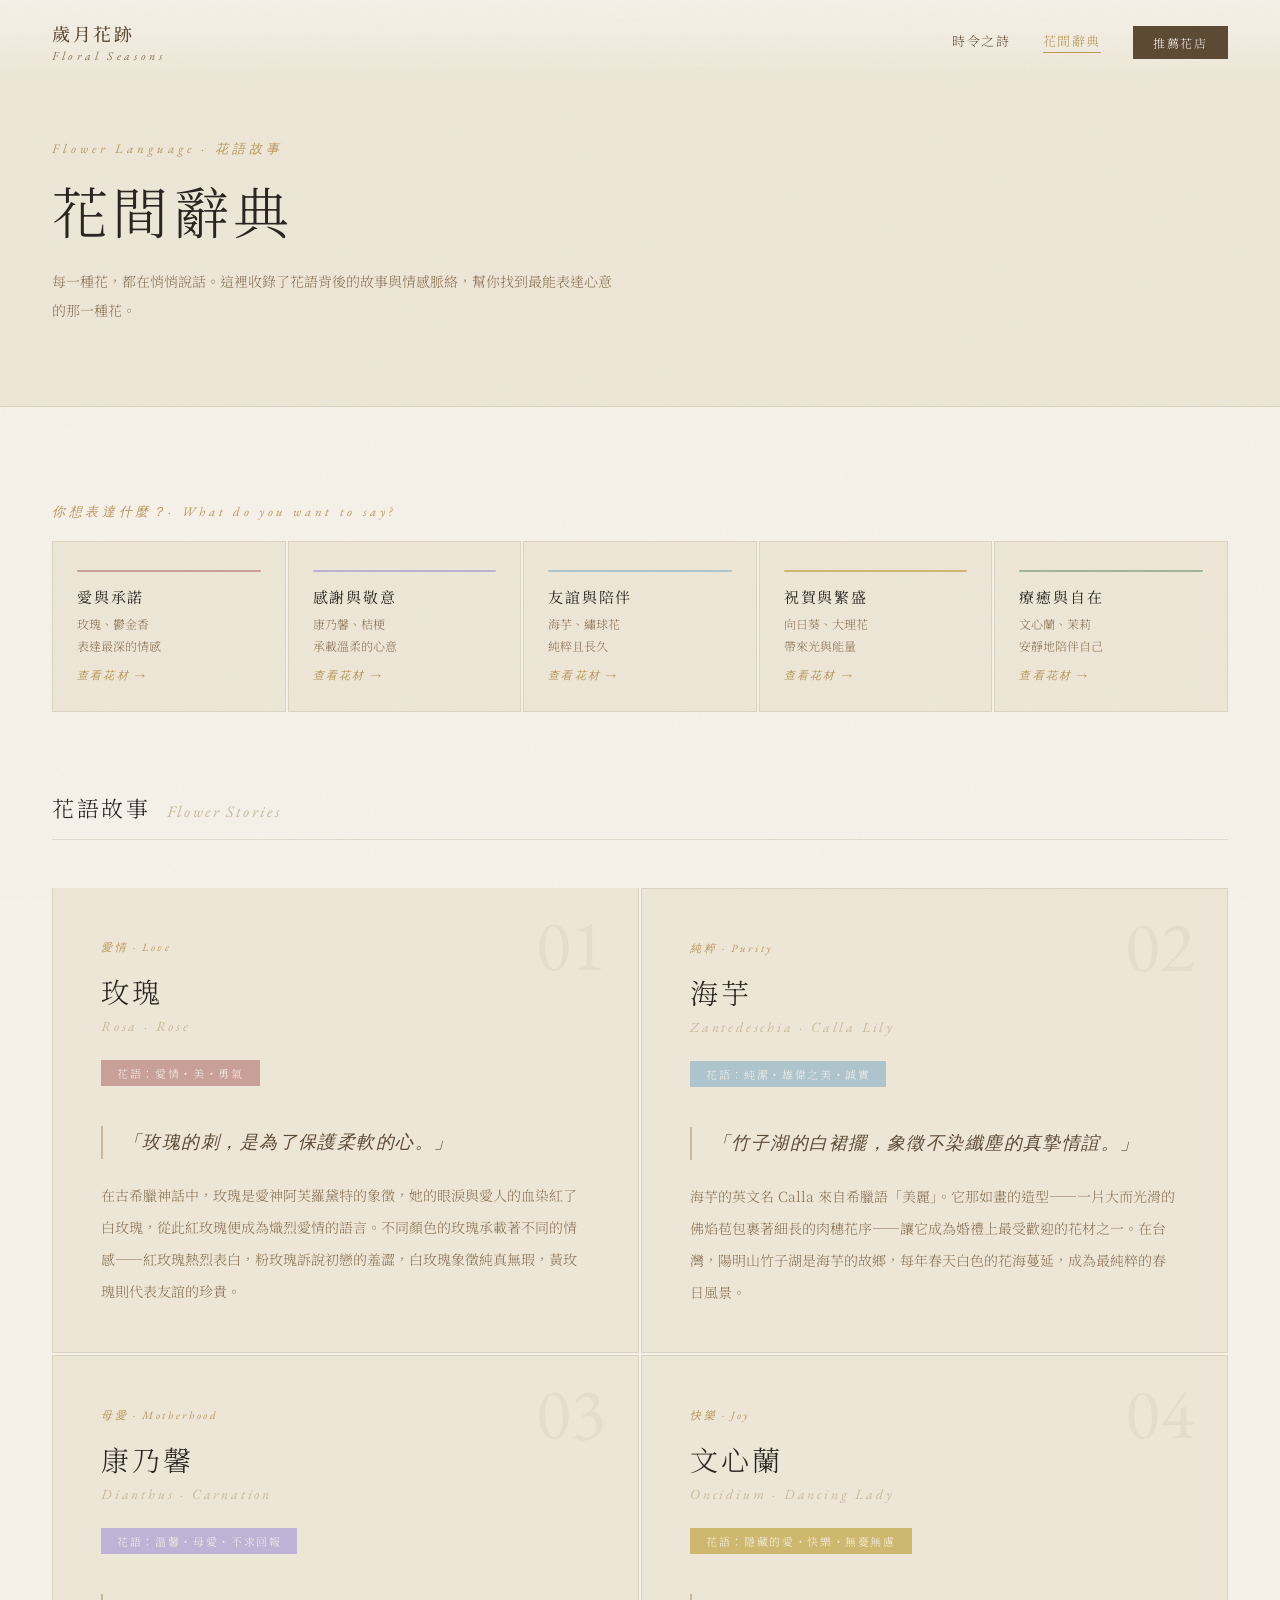
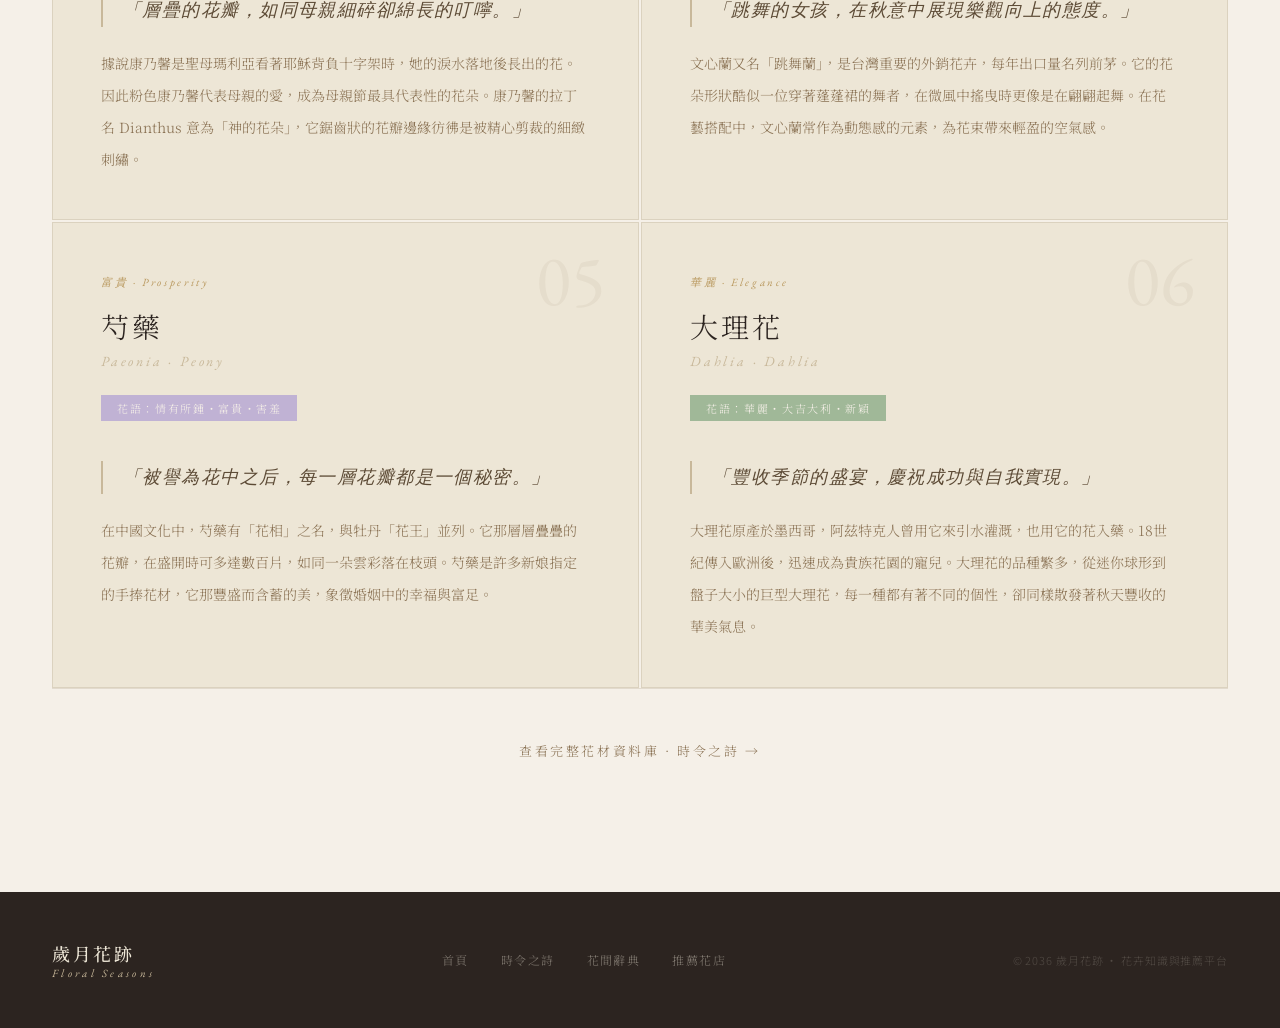
<file: pages/encyclopedia.html>
<!DOCTYPE html>
<html lang="zh-TW">
<head>
<meta charset="UTF-8">
<meta name="viewport" content="width=device-width, initial-scale=1.0">
<title>花間辭典 · 歲月花跡</title>
<link rel="preconnect" href="https://fonts.googleapis.com">
<link rel="preconnect" href="https://fonts.gstatic.com" crossorigin>
<link href="https://fonts.googleapis.com/css2?family=Noto+Serif+TC:wght@300;400;500&family=EB+Garamond:ital,wght@0,400;0,500;1,400&family=Noto+Sans+TC:wght@300;400&display=swap" rel="stylesheet">
<style>
:root{--cream:#f5f0e8;--parchment:#ede6d6;--warm-stone:#c8b89a;--bark:#8b7355;--deep-bark:#5c4a35;--ink:#2c2420;--gold:#b8975c;--rule:rgba(139,115,85,0.18);--mist-blue:#aec4cc;--mist-lav:#c0b2d4;--mist-sage:#a0b898;--mist-wheat:#ceb870;--mist-rose:#c8a098}
*,*::before,*::after{margin:0;padding:0;box-sizing:border-box}
html{scroll-behavior:smooth}
body{background:var(--cream);color:var(--ink);font-family:'Noto Sans TC',sans-serif;font-weight:300;overflow-x:hidden;-webkit-font-smoothing:antialiased}
body::before{content:'';position:fixed;inset:0;background-image:url("data:image/svg+xml,%3Csvg viewBox='0 0 256 256' xmlns='http://www.w3.org/2000/svg'%3E%3Cfilter id='noise'%3E%3CfeTurbulence type='fractalNoise' baseFrequency='0.9' numOctaves='4' stitchTiles='stitch'/%3E%3C/filter%3E%3Crect width='100%25' height='100%25' filter='url(%23noise)' opacity='0.04'/%3E%3C/svg%3E");pointer-events:none;z-index:9999;opacity:.35}
header{position:fixed;top:0;left:0;right:0;z-index:100;display:flex;align-items:center;justify-content:space-between;padding:20px 52px;background:linear-gradient(to bottom,rgba(245,240,232,.97) 0%,rgba(245,240,232,0) 100%);backdrop-filter:blur(2px)}
.logo{display:flex;flex-direction:column;gap:2px;text-decoration:none}
.logo-zh{font-family:'Noto Serif TC',serif;font-size:18px;font-weight:500;letter-spacing:.15em;color:var(--deep-bark)}
.logo-en{font-family:'EB Garamond',serif;font-style:italic;font-size:12px;letter-spacing:.3em;color:var(--bark)}
nav{display:flex;gap:32px;align-items:center}
nav a{font-family:'Noto Serif TC',serif;font-size:13px;letter-spacing:.12em;color:var(--deep-bark);text-decoration:none;position:relative;padding-bottom:3px;transition:color .3s}
nav a::after{content:'';position:absolute;bottom:0;left:0;width:0;height:1px;background:var(--gold);transition:width .35s}
nav a:hover{color:var(--gold)}
nav a:hover::after,nav a.active::after{width:100%}
nav a.active{color:var(--gold)}
.nav-cta{font-family:'Noto Serif TC',serif;font-size:12px;letter-spacing:.15em;color:var(--cream)!important;background:var(--deep-bark);padding:8px 20px;transition:background .3s!important}
.nav-cta::after{display:none!important}
.nav-cta:hover{background:var(--bark)!important}
/* Page Hero */
.page-hero{padding:140px 52px 80px;background:var(--parchment);border-bottom:0.5px solid var(--rule)}
.page-eyebrow{font-family:'EB Garamond',serif;font-style:italic;font-size:13px;letter-spacing:.3em;color:var(--gold);margin-bottom:16px;display:block}
.page-title{font-family:'Noto Serif TC',serif;font-size:clamp(36px,5vw,56px);font-weight:300;letter-spacing:.08em;color:var(--ink);line-height:1.3;margin-bottom:20px}
.page-desc{font-family:'Noto Serif TC',serif;font-weight:300;font-size:14px;line-height:2.1;color:var(--bark);max-width:560px}
/* Mood filter */
.mood-bar{padding:48px 52px 0;background:var(--cream)}
.mood-title{font-family:'EB Garamond',serif;font-style:italic;font-size:13px;letter-spacing:.28em;color:var(--gold);margin-bottom:20px}
.mood-grid{display:grid;grid-template-columns:repeat(5,1fr);gap:2px}
.mood-card{padding:28px 24px;background:var(--parchment);border:0.5px solid var(--rule);cursor:pointer;transition:all .3s;text-decoration:none;display:block}
.mood-card:hover{background:var(--cream);border-color:var(--warm-stone);transform:translateY(-2px)}
.mood-bar-top{height:2px;border-radius:1px;margin-bottom:14px}
.mood-name{font-family:'Noto Serif TC',serif;font-size:15px;font-weight:400;letter-spacing:.12em;color:var(--ink);margin-bottom:6px}
.mood-flowers{font-family:'Noto Serif TC',serif;font-weight:300;font-size:12px;line-height:1.9;color:var(--bark)}
.mood-cta{font-family:'EB Garamond',serif;font-style:italic;font-size:11px;letter-spacing:.2em;color:var(--gold);margin-top:10px;display:block}
/* Story section */
.story-section{padding:80px 52px}
.story-header{display:flex;align-items:baseline;gap:16px;margin-bottom:48px;padding-bottom:16px;border-bottom:0.5px solid var(--rule)}
.story-header-zh{font-family:'Noto Serif TC',serif;font-size:22px;font-weight:300;letter-spacing:.12em;color:var(--ink)}
.story-header-en{font-family:'EB Garamond',serif;font-style:italic;font-size:16px;letter-spacing:.15em;color:var(--warm-stone)}
.story-grid{display:grid;grid-template-columns:repeat(2,1fr);gap:2px}
.story-card{background:var(--parchment);border:0.5px solid var(--rule);padding:44px 48px;position:relative;overflow:hidden}
.story-card::before{content:'';position:absolute;top:0;left:0;right:0;height:2px;opacity:0;transition:opacity .35s}
.story-card:hover::before{opacity:1}
.story-num{font-family:'EB Garamond',serif;font-size:72px;color:rgba(139,115,85,.08);position:absolute;top:20px;right:32px;line-height:1;pointer-events:none}
.story-tag{display:inline-flex;align-items:center;gap:6px;font-family:'EB Garamond',serif;font-style:italic;font-size:11px;letter-spacing:.24em;color:var(--gold);margin-bottom:16px}
.story-flower{font-family:'Noto Serif TC',serif;font-size:28px;font-weight:300;letter-spacing:.1em;color:var(--ink);margin-bottom:6px}
.story-flower-en{font-family:'EB Garamond',serif;font-style:italic;font-size:14px;letter-spacing:.2em;color:var(--warm-stone);margin-bottom:24px}
.story-language{display:inline-block;font-family:'Noto Serif TC',serif;font-size:11px;letter-spacing:.15em;color:var(--cream);padding:5px 16px;margin-bottom:20px}
.story-body{font-family:'Noto Serif TC',serif;font-weight:300;font-size:14px;line-height:2.3;color:var(--bark)}
.story-quote{font-family:'EB Garamond',serif;font-style:italic;font-size:18px;line-height:1.8;letter-spacing:.08em;color:var(--deep-bark);margin:20px 0;padding-left:20px;border-left:2px solid var(--warm-stone)}
/* Back to seasonal link */
.see-all{display:block;text-align:center;padding:52px 0;font-family:'Noto Serif TC',serif;font-size:13px;letter-spacing:.2em;color:var(--bark);text-decoration:none;border-top:0.5px solid var(--rule)}
.see-all:hover{color:var(--deep-bark)}
/* Footer */
.page-footer{padding:48px 52px;background:var(--ink);display:flex;justify-content:space-between;align-items:center}
.footer-logo-zh{font-family:'Noto Serif TC',serif;font-size:18px;font-weight:500;letter-spacing:.15em;color:var(--parchment)}
.footer-logo-en{font-family:'EB Garamond',serif;font-style:italic;font-size:11px;letter-spacing:.3em;color:var(--warm-stone)}
.footer-links-row{display:flex;gap:32px}
.footer-links-row a{font-family:'Noto Serif TC',serif;font-weight:300;font-size:12px;letter-spacing:.12em;color:rgba(237,230,214,.45);text-decoration:none;transition:color .3s}
.footer-links-row a:hover{color:var(--parchment)}
.footer-legal{font-size:11px;letter-spacing:.08em;color:rgba(237,230,214,.2);font-family:'Noto Sans TC',sans-serif;font-weight:300}
.fade-up{opacity:0;transform:translateY(24px);transition:opacity .7s ease,transform .7s ease}
.fade-up.visible{opacity:1;transform:translateY(0)}
</style>
</head>
<body>

<header>
  <a href="../index.html" class="logo">
    <span class="logo-zh">歲月花跡</span>
    <span class="logo-en">Floral Seasons</span>
  </a>
  <nav>
    <a href="seasonal.html" >時令之詩</a>
    <a href="encyclopedia.html" class="active">花間辭典</a>
    <a href="../index.html#sellers"  class="nav-cta">推薦花店</a>
  </nav>
</header>

<section class="page-hero">
  <div class="fade-up">
    <span class="page-eyebrow">Flower Language · 花語故事</span>
    <h1 class="page-title">花間辭典</h1>
    <p class="page-desc">每一種花，都在悄悄說話。這裡收錄了花語背後的故事與情感脈絡，幫你找到最能表達心意的那一種花。</p>
  </div>
</section>

<!-- 依心情選花 -->
<div class="mood-bar">
  <p class="mood-title" style="padding-top:48px">你想表達什麼？· What do you want to say?</p>
  <div class="mood-grid">
    <a class="mood-card fade-up" href="seasonal.html" >
      <div class="mood-bar-top" style="background:var(--mist-rose)"></div>
      <div class="mood-name">愛與承諾</div>
      <div class="mood-flowers">玫瑰、鬱金香<br>表達最深的情感</div>
      <span class="mood-cta">查看花材 →</span>
    </a>
    <a class="mood-card fade-up" href="seasonal.html"  style="transition-delay:.06s">
      <div class="mood-bar-top" style="background:var(--mist-lav)"></div>
      <div class="mood-name">感謝與敬意</div>
      <div class="mood-flowers">康乃馨、桔梗<br>承載溫柔的心意</div>
      <span class="mood-cta">查看花材 →</span>
    </a>
    <a class="mood-card fade-up" href="seasonal.html"  style="transition-delay:.12s">
      <div class="mood-bar-top" style="background:var(--mist-blue)"></div>
      <div class="mood-name">友誼與陪伴</div>
      <div class="mood-flowers">海芋、繡球花<br>純粹且長久</div>
      <span class="mood-cta">查看花材 →</span>
    </a>
    <a class="mood-card fade-up" href="seasonal.html"  style="transition-delay:.18s">
      <div class="mood-bar-top" style="background:var(--mist-wheat)"></div>
      <div class="mood-name">祝賀與繁盛</div>
      <div class="mood-flowers">向日葵、大理花<br>帶來光與能量</div>
      <span class="mood-cta">查看花材 →</span>
    </a>
    <a class="mood-card fade-up" href="seasonal.html"  style="transition-delay:.24s">
      <div class="mood-bar-top" style="background:var(--mist-sage)"></div>
      <div class="mood-name">療癒與自在</div>
      <div class="mood-flowers">文心蘭、茉莉<br>安靜地陪伴自己</div>
      <span class="mood-cta">查看花材 →</span>
    </a>
  </div>
</div>

<!-- 花語故事 -->
<section class="story-section">
  <div class="story-header">
    <span class="story-header-zh">花語故事</span>
    <span class="story-header-en">Flower Stories</span>
  </div>
  <div class="story-grid">

    <div class="story-card fade-up" style="--accent:var(--mist-rose);border-top:none">
      <style>.story-card:nth-child(1)::before{background:var(--mist-rose)}</style>
      <span class="story-num">01</span>
      <div class="story-tag">愛情 · Love</div>
      <div class="story-flower">玫瑰</div>
      <div class="story-flower-en">Rosa · Rose</div>
      <span class="story-language" style="background:var(--mist-rose)">花語：愛情・美・勇氣</span>
      <blockquote class="story-quote">「玫瑰的刺，是為了保護柔軟的心。」</blockquote>
      <p class="story-body">在古希臘神話中，玫瑰是愛神阿芙羅黛特的象徵，她的眼淚與愛人的血染紅了白玫瑰，從此紅玫瑰便成為熾烈愛情的語言。不同顏色的玫瑰承載著不同的情感——紅玫瑰熱烈表白，粉玫瑰訴說初戀的羞澀，白玫瑰象徵純真無瑕，黃玫瑰則代表友誼的珍貴。</p>
    </div>

    <div class="story-card fade-up" style="transition-delay:.08s">
      <style>.story-card:nth-child(2)::before{background:var(--mist-blue)}</style>
      <span class="story-num">02</span>
      <div class="story-tag">純粹 · Purity</div>
      <div class="story-flower">海芋</div>
      <div class="story-flower-en">Zantedeschia · Calla Lily</div>
      <span class="story-language" style="background:var(--mist-blue)">花語：純潔・雄偉之美・誠實</span>
      <blockquote class="story-quote">「竹子湖的白裙擺，象徵不染纖塵的真摯情誼。」</blockquote>
      <p class="story-body">海芋的英文名 Calla 來自希臘語「美麗」。它那如畫的造型——一片大而光滑的佛焰苞包裹著細長的肉穗花序——讓它成為婚禮上最受歡迎的花材之一。在台灣，陽明山竹子湖是海芋的故鄉，每年春天白色的花海蔓延，成為最純粹的春日風景。</p>
    </div>

    <div class="story-card fade-up" style="transition-delay:.16s">
      <style>.story-card:nth-child(3)::before{background:var(--mist-lav)}</style>
      <span class="story-num">03</span>
      <div class="story-tag">母愛 · Motherhood</div>
      <div class="story-flower">康乃馨</div>
      <div class="story-flower-en">Dianthus · Carnation</div>
      <span class="story-language" style="background:var(--mist-lav)">花語：溫馨・母愛・不求回報</span>
      <blockquote class="story-quote">「層疊的花瓣，如同母親細碎卻綿長的叮嚀。」</blockquote>
      <p class="story-body">據說康乃馨是聖母瑪利亞看著耶穌背負十字架時，她的淚水落地後長出的花。因此粉色康乃馨代表母親的愛，成為母親節最具代表性的花朵。康乃馨的拉丁名 Dianthus 意為「神的花朵」，它鋸齒狀的花瓣邊緣彷彿是被精心剪裁的細緻刺繡。</p>
    </div>

    <div class="story-card fade-up" style="transition-delay:.24s">
      <style>.story-card:nth-child(4)::before{background:var(--mist-wheat)}</style>
      <span class="story-num">04</span>
      <div class="story-tag">快樂 · Joy</div>
      <div class="story-flower">文心蘭</div>
      <div class="story-flower-en">Oncidium · Dancing Lady</div>
      <span class="story-language" style="background:var(--mist-wheat)">花語：隱藏的愛・快樂・無憂無慮</span>
      <blockquote class="story-quote">「跳舞的女孩，在秋意中展現樂觀向上的態度。」</blockquote>
      <p class="story-body">文心蘭又名「跳舞蘭」，是台灣重要的外銷花卉，每年出口量名列前茅。它的花朵形狀酷似一位穿著蓬蓬裙的舞者，在微風中搖曳時更像是在翩翩起舞。在花藝搭配中，文心蘭常作為動態感的元素，為花束帶來輕盈的空氣感。</p>
    </div>

    <div class="story-card fade-up" style="transition-delay:.32s">
      <style>.story-card:nth-child(5)::before{background:var(--mist-lav)}</style>
      <span class="story-num">05</span>
      <div class="story-tag">富貴 · Prosperity</div>
      <div class="story-flower">芍藥</div>
      <div class="story-flower-en">Paeonia · Peony</div>
      <span class="story-language" style="background:var(--mist-lav)">花語：情有所鍾・富貴・害羞</span>
      <blockquote class="story-quote">「被譽為花中之后，每一層花瓣都是一個秘密。」</blockquote>
      <p class="story-body">在中國文化中，芍藥有「花相」之名，與牡丹「花王」並列。它那層層疊疊的花瓣，在盛開時可多達數百片，如同一朵雲彩落在枝頭。芍藥是許多新娘指定的手捧花材，它那豐盛而含蓄的美，象徵婚姻中的幸福與富足。</p>
    </div>

    <div class="story-card fade-up" style="transition-delay:.40s">
      <style>.story-card:nth-child(6)::before{background:var(--mist-sage)}</style>
      <span class="story-num">06</span>
      <div class="story-tag">華麗 · Elegance</div>
      <div class="story-flower">大理花</div>
      <div class="story-flower-en">Dahlia · Dahlia</div>
      <span class="story-language" style="background:var(--mist-sage)">花語：華麗・大吉大利・新穎</span>
      <blockquote class="story-quote">「豐收季節的盛宴，慶祝成功與自我實現。」</blockquote>
      <p class="story-body">大理花原產於墨西哥，阿茲特克人曾用它來引水灌溉，也用它的花入藥。18世紀傳入歐洲後，迅速成為貴族花園的寵兒。大理花的品種繁多，從迷你球形到盤子大小的巨型大理花，每一種都有著不同的個性，卻同樣散發著秋天豐收的華美氣息。</p>
    </div>

  </div>

  <a href="seasonal.html"  class="see-all fade-up">
    查看完整花材資料庫 · 時令之詩 →
  </a>
</section>

<footer class="page-footer">
  <div>
    <div class="footer-logo-zh">歲月花跡</div>
    <div class="footer-logo-en">Floral Seasons</div>
  </div>
  <div class="footer-links-row">
    <a href="../index.html">首頁</a>
    <a href="seasonal.html" >時令之詩</a>
    <a href="encyclopedia.html">花間辭典</a>
    <a href="../index.html#sellers" >推薦花店</a>
  </div>
  <span class="footer-legal">© 2036 歲月花跡 · 花卉知識與推薦平台</span>
</footer>

<script>
const fadeEls=document.querySelectorAll('.fade-up');
const obs=new IntersectionObserver(entries=>{entries.forEach(e=>{if(e.isIntersecting)e.target.classList.add('visible')});},{threshold:0.08});
fadeEls.forEach(el=>obs.observe(el));
</script>
</body>
</html>
</file>
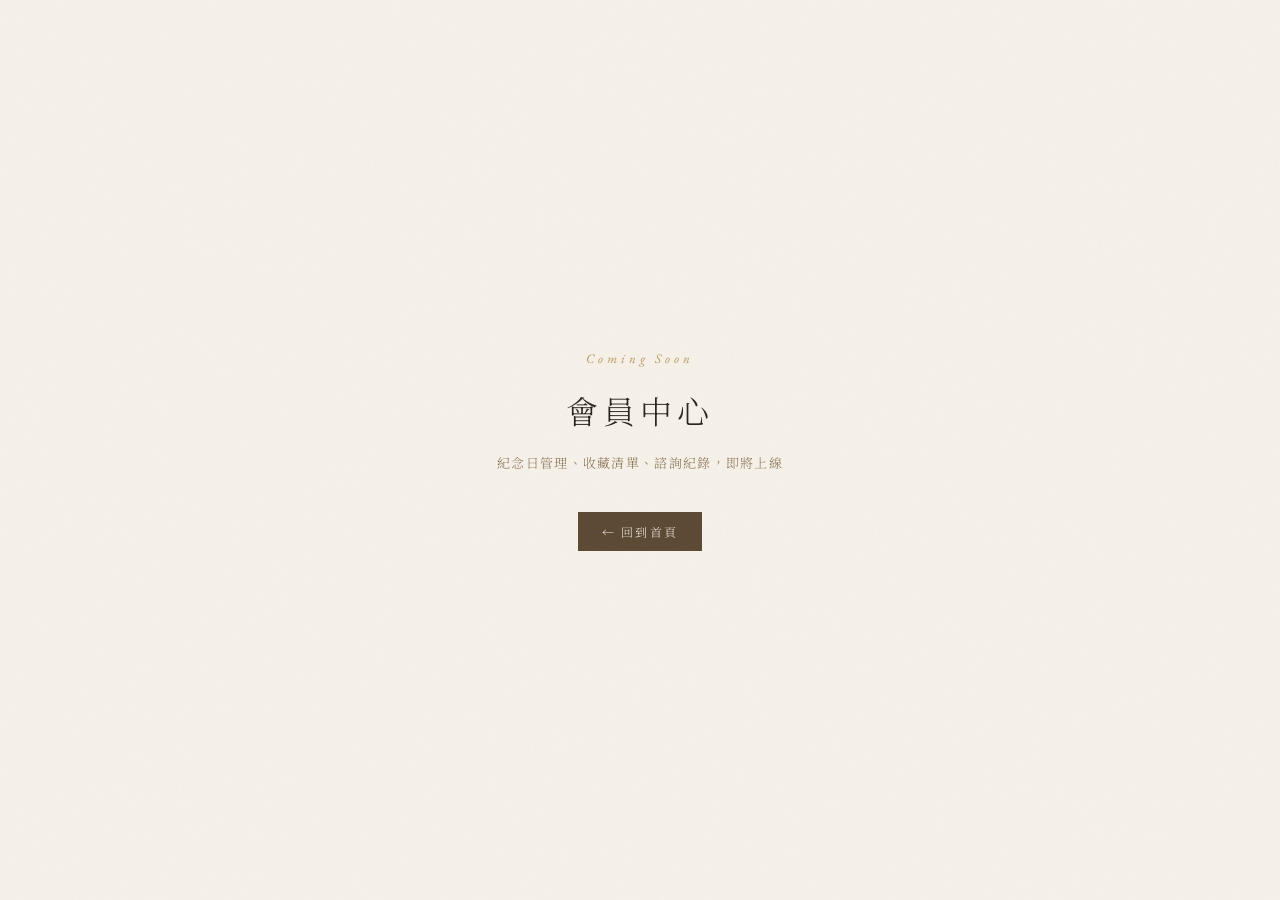
<file: pages/member.html>
<!DOCTYPE html>
<html lang="zh-TW">
<head>
<meta charset="UTF-8">
<meta name="viewport" content="width=device-width, initial-scale=1.0">
<title>會員中心 · 歲月花跡</title>
<link rel="preconnect" href="https://fonts.googleapis.com">
<link href="https://fonts.googleapis.com/css2?family=Noto+Serif+TC:wght@300;400;500&family=EB+Garamond:ital,wght@0,400;1,400&display=swap" rel="stylesheet">
<link rel="stylesheet" href="../assets/css/main.css">
</head>
<body style="display:flex;align-items:center;justify-content:center;min-height:100vh;flex-direction:column;gap:20px;">
  <p style="font-family:'EB Garamond',serif;font-style:italic;font-size:13px;letter-spacing:.3em;color:#b8975c">Coming Soon</p>
  <h1 style="font-family:'Noto Serif TC',serif;font-size:32px;font-weight:300;letter-spacing:.15em;color:#2c2420">會員中心</h1>
  <p style="font-family:'Noto Serif TC',serif;font-size:13px;color:#8b7355;letter-spacing:.1em">紀念日管理、收藏清單、諮詢紀錄，即將上線</p>
  <a href="../index.html" style="margin-top:20px;font-family:'Noto Serif TC',serif;font-size:12px;letter-spacing:.18em;color:#f5f0e8;background:#5c4a35;padding:11px 24px">← 回到首頁</a>
</body>
</html>
</file>
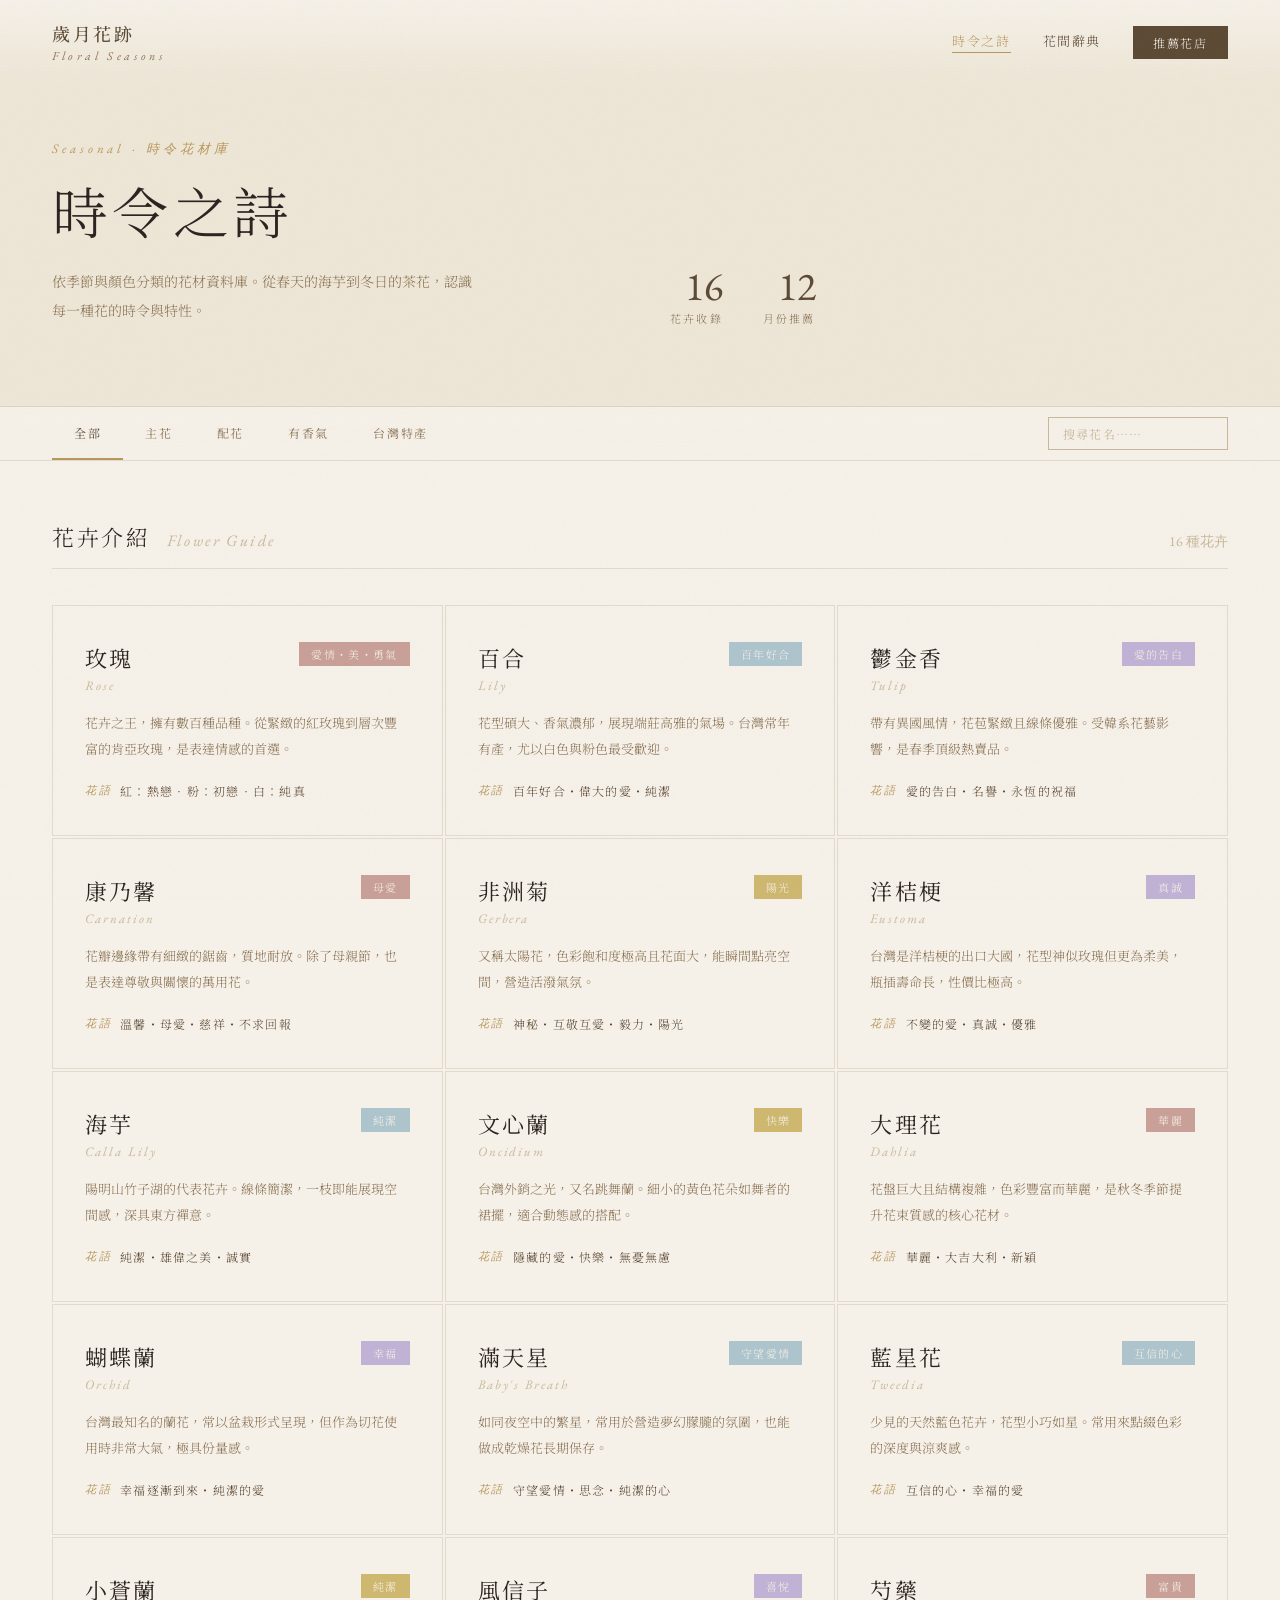
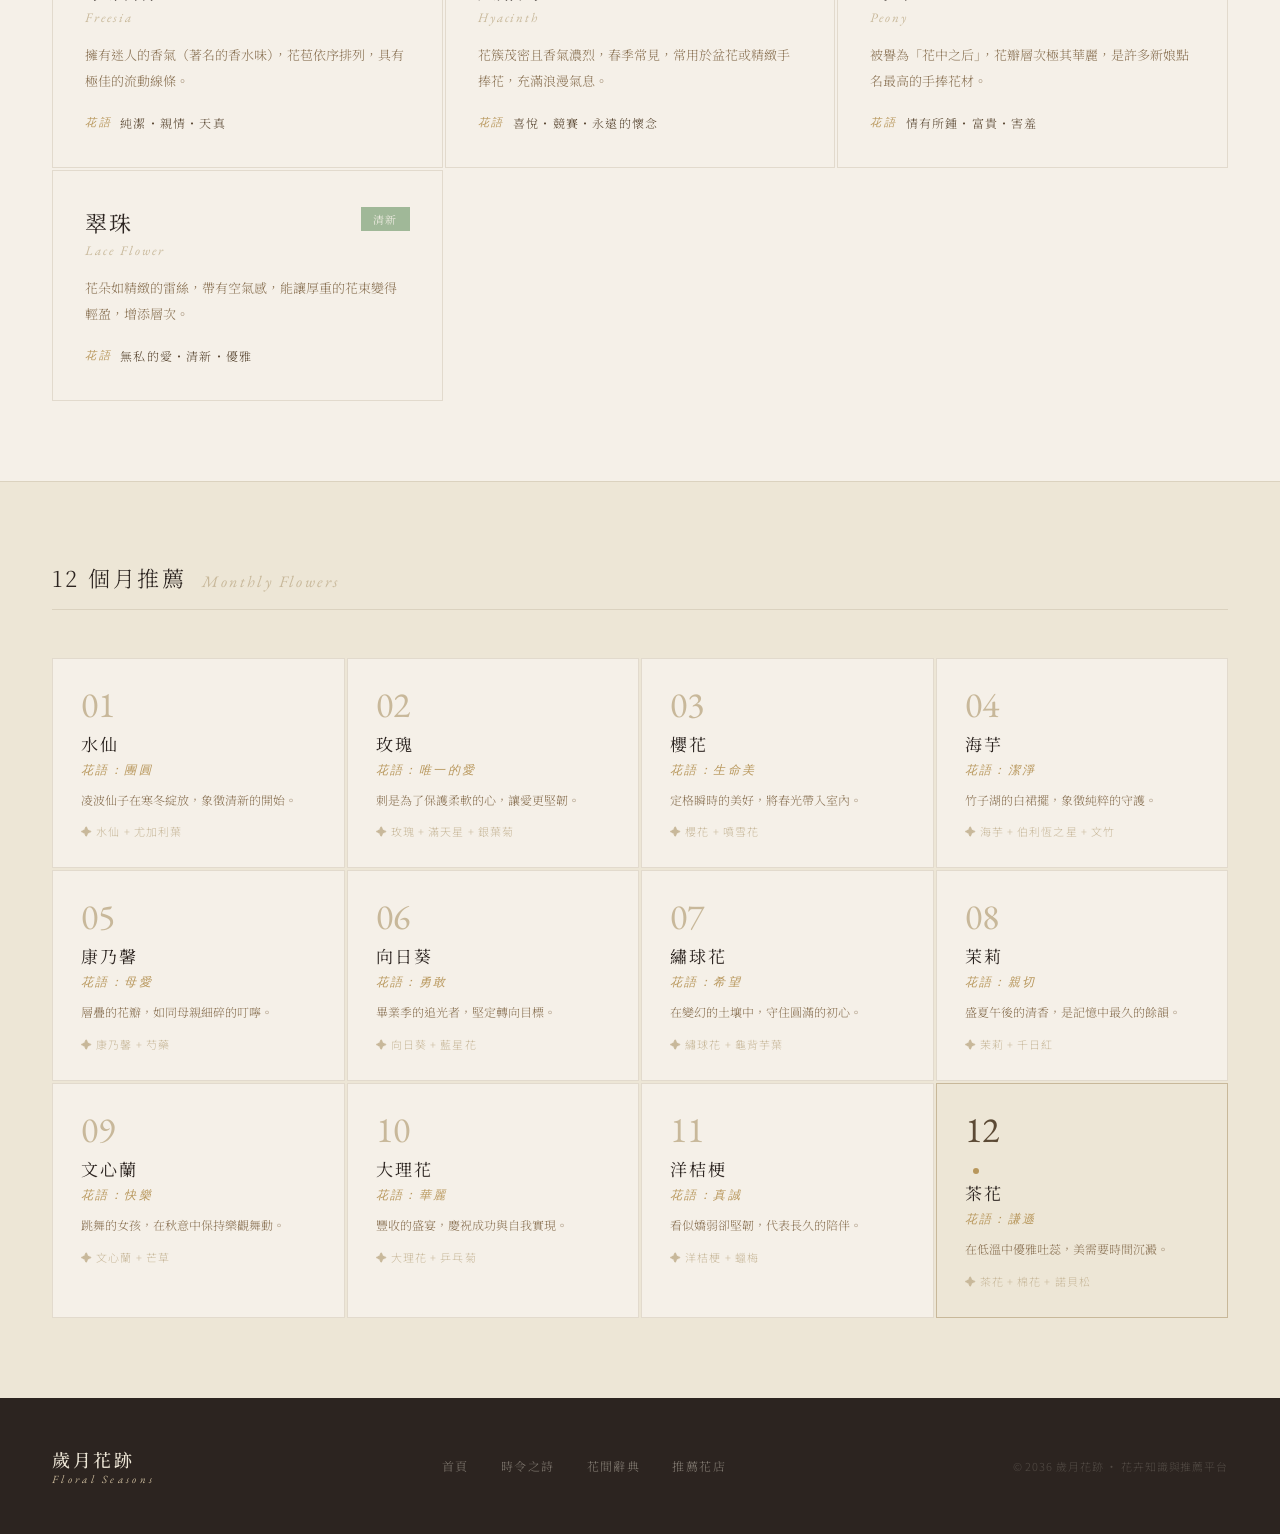
<file: pages/seasonal.html>
<!DOCTYPE html>
<html lang="zh-TW">
<head>
<meta charset="UTF-8">
<meta name="viewport" content="width=device-width, initial-scale=1.0">
<title>時令之詩 · 歲月花跡</title>
<link rel="preconnect" href="https://fonts.googleapis.com">
<link rel="preconnect" href="https://fonts.gstatic.com" crossorigin>
<link href="https://fonts.googleapis.com/css2?family=Noto+Serif+TC:wght@300;400;500&family=EB+Garamond:ital,wght@0,400;0,500;1,400&family=Noto+Sans+TC:wght@300;400&display=swap" rel="stylesheet">
<style>
:root{--cream:#f5f0e8;--parchment:#ede6d6;--warm-stone:#c8b89a;--bark:#8b7355;--deep-bark:#5c4a35;--ink:#2c2420;--gold:#b8975c;--gold-light:#d4b077;--rule:rgba(139,115,85,0.18);--mist-blue:#aec4cc;--mist-lav:#c0b2d4;--mist-sage:#a0b898;--mist-wheat:#ceb870;--mist-rose:#c8a098}
*,*::before,*::after{margin:0;padding:0;box-sizing:border-box}
html{scroll-behavior:smooth}
body{background:var(--cream);color:var(--ink);font-family:'Noto Sans TC',sans-serif;font-weight:300;overflow-x:hidden;-webkit-font-smoothing:antialiased}
body::before{content:'';position:fixed;inset:0;background-image:url("data:image/svg+xml,%3Csvg viewBox='0 0 256 256' xmlns='http://www.w3.org/2000/svg'%3E%3Cfilter id='noise'%3E%3CfeTurbulence type='fractalNoise' baseFrequency='0.9' numOctaves='4' stitchTiles='stitch'/%3E%3C/filter%3E%3Crect width='100%25' height='100%25' filter='url(%23noise)' opacity='0.04'/%3E%3C/svg%3E");pointer-events:none;z-index:9999;opacity:.35}
header{position:fixed;top:0;left:0;right:0;z-index:100;display:flex;align-items:center;justify-content:space-between;padding:20px 52px;background:linear-gradient(to bottom,rgba(245,240,232,.97) 0%,rgba(245,240,232,0) 100%);backdrop-filter:blur(2px)}
.logo{display:flex;flex-direction:column;gap:2px}
.logo-zh{font-family:'Noto Serif TC',serif;font-size:18px;font-weight:500;letter-spacing:.15em;color:var(--deep-bark)}
.logo-en{font-family:'EB Garamond',serif;font-style:italic;font-size:12px;letter-spacing:.3em;color:var(--bark)}
nav{display:flex;gap:32px;align-items:center}
nav a{font-family:'Noto Serif TC',serif;font-size:13px;letter-spacing:.12em;color:var(--deep-bark);text-decoration:none;position:relative;padding-bottom:3px;transition:color .3s}
nav a::after{content:'';position:absolute;bottom:0;left:0;width:0;height:1px;background:var(--gold);transition:width .35s}
nav a:hover{color:var(--gold)}
nav a:hover::after,nav a.active::after{width:100%}
nav a.active{color:var(--gold)}
.nav-cta{font-family:'Noto Serif TC',serif;font-size:12px;letter-spacing:.15em;color:var(--cream)!important;background:var(--deep-bark);padding:8px 20px;transition:background .3s!important}
.nav-cta::after{display:none!important}
.nav-cta:hover{background:var(--bark)!important}
.page-hero{padding:140px 52px 80px;background:var(--parchment);border-bottom:0.5px solid var(--rule);display:grid;grid-template-columns:1fr 1fr;gap:60px;align-items:end}
.page-eyebrow{font-family:'EB Garamond',serif;font-style:italic;font-size:13px;letter-spacing:.3em;color:var(--gold);margin-bottom:16px;display:block}
.page-title{font-family:'Noto Serif TC',serif;font-size:clamp(36px,5vw,56px);font-weight:300;letter-spacing:.08em;color:var(--ink);line-height:1.3;margin-bottom:20px}
.page-desc{font-family:'Noto Serif TC',serif;font-weight:300;font-size:14px;line-height:2.1;color:var(--bark);max-width:420px}
.page-stat{display:flex;gap:40px}
.stat-item{text-align:right}
.stat-num{font-family:'EB Garamond',serif;font-size:40px;color:var(--deep-bark);line-height:1}
.stat-lbl{font-family:'Noto Serif TC',serif;font-size:11px;letter-spacing:.2em;color:var(--bark);margin-top:4px}
.filter-bar{position:sticky;top:66px;z-index:50;background:rgba(245,240,232,.96);backdrop-filter:blur(8px);border-bottom:0.5px solid var(--rule);padding:0 52px;display:flex;gap:0;overflow-x:auto}
.filter-btn{font-family:'Noto Serif TC',serif;font-size:12px;letter-spacing:.14em;color:var(--bark);background:none;border:none;padding:16px 22px;cursor:pointer;white-space:nowrap;border-bottom:2px solid transparent;transition:all .25s}
.filter-btn:hover{color:var(--deep-bark)}
.filter-btn.active{color:var(--deep-bark);border-bottom-color:var(--gold)}
.search-wrap{margin-left:auto;display:flex;align-items:center;gap:8px;padding:10px 0}
.search-input{font-family:'Noto Serif TC',serif;font-size:12px;letter-spacing:.1em;background:none;border:0.5px solid var(--warm-stone);color:var(--ink);padding:7px 14px;outline:none;width:180px;transition:border-color .3s}
.search-input:focus{border-color:var(--deep-bark)}
.search-input::placeholder{color:var(--warm-stone)}
.flower-section{padding:60px 52px 0}
.section-heading{display:flex;align-items:baseline;gap:16px;margin-bottom:36px;padding-bottom:16px;border-bottom:0.5px solid var(--rule)}
.section-heading-zh{font-family:'Noto Serif TC',serif;font-size:22px;font-weight:300;letter-spacing:.12em;color:var(--ink)}
.section-heading-en{font-family:'EB Garamond',serif;font-style:italic;font-size:16px;letter-spacing:.15em;color:var(--warm-stone)}
.section-heading-count{font-family:'EB Garamond',serif;font-size:14px;color:var(--warm-stone);margin-left:auto}
.flower-grid{display:grid;grid-template-columns:repeat(3,1fr);gap:2px;margin-bottom:80px}
.flower-card{background:var(--cream);border:0.5px solid var(--rule);padding:36px 32px;cursor:pointer;transition:all .35s;position:relative;overflow:hidden}
.flower-card::before{content:'';position:absolute;top:0;left:0;right:0;height:2px;background:var(--mist-blue);opacity:0;transition:opacity .35s}
.flower-card:hover{background:var(--parchment);border-color:var(--warm-stone);transform:translateY(-2px)}
.flower-card:hover::before{opacity:1}
.flower-card.hidden{display:none}
.flower-card-top{display:flex;justify-content:space-between;align-items:flex-start;margin-bottom:16px}
.flower-name-zh{font-family:'Noto Serif TC',serif;font-size:22px;font-weight:400;letter-spacing:.1em;color:var(--ink)}
.flower-name-en{font-family:'EB Garamond',serif;font-style:italic;font-size:13px;letter-spacing:.15em;color:var(--warm-stone);margin-top:4px}
.flower-language-badge{font-family:'Noto Serif TC',serif;font-size:11px;letter-spacing:.12em;color:var(--cream);padding:4px 12px;white-space:nowrap;flex-shrink:0}
.flower-desc{font-family:'Noto Serif TC',serif;font-weight:300;font-size:13px;line-height:2.0;color:var(--bark);margin-bottom:20px}
.flower-language-row{display:flex;align-items:center;gap:8px;flex-wrap:wrap}
.flower-language-label{font-family:'EB Garamond',serif;font-style:italic;font-size:11px;letter-spacing:.24em;color:var(--gold)}
.flower-language-text{font-family:'Noto Serif TC',serif;font-size:12px;letter-spacing:.1em;color:var(--deep-bark)}
.monthly-section{background:var(--parchment);border-top:0.5px solid var(--rule);padding:80px 52px}
.monthly-grid{display:grid;grid-template-columns:repeat(4,1fr);gap:2px;margin-top:48px}
.monthly-card{padding:28px 28px;background:var(--cream);border:0.5px solid var(--rule);transition:background .3s}
.monthly-card:hover{background:var(--parchment)}
.monthly-card.current{background:var(--parchment);border-color:var(--warm-stone)}
.monthly-num{font-family:'EB Garamond',serif;font-size:36px;color:var(--warm-stone);line-height:1;margin-bottom:8px}
.monthly-card.current .monthly-num{color:var(--deep-bark)}
.monthly-flower-name{font-family:'Noto Serif TC',serif;font-size:17px;font-weight:400;letter-spacing:.12em;color:var(--ink);margin-bottom:6px}
.monthly-language{font-family:'EB Garamond',serif;font-style:italic;font-size:12px;letter-spacing:.2em;color:var(--gold);margin-bottom:10px}
.monthly-story{font-family:'Noto Serif TC',serif;font-weight:300;font-size:12px;line-height:1.9;color:var(--bark);margin-bottom:12px}
.monthly-pairing{font-size:11px;letter-spacing:.1em;color:var(--warm-stone);font-family:'Noto Sans TC',sans-serif;font-weight:300}
.current-dot{display:inline-block;width:6px;height:6px;border-radius:50%;background:var(--gold);margin-left:8px;vertical-align:middle}
.page-footer{padding:48px 52px;background:var(--ink);display:flex;justify-content:space-between;align-items:center}
.footer-logo-zh{font-family:'Noto Serif TC',serif;font-size:18px;font-weight:500;letter-spacing:.15em;color:var(--parchment)}
.footer-logo-en{font-family:'EB Garamond',serif;font-style:italic;font-size:11px;letter-spacing:.3em;color:var(--warm-stone)}
.footer-links-row{display:flex;gap:32px}
.footer-links-row a{font-family:'Noto Serif TC',serif;font-weight:300;font-size:12px;letter-spacing:.12em;color:rgba(237,230,214,.45);text-decoration:none;transition:color .3s}
.footer-links-row a:hover{color:var(--parchment)}
.footer-legal{font-size:11px;letter-spacing:.08em;color:rgba(237,230,214,.2);font-family:'Noto Sans TC',sans-serif;font-weight:300}
.fade-up{opacity:0;transform:translateY(24px);transition:opacity .7s ease,transform .7s ease}
.fade-up.visible{opacity:1;transform:translateY(0)}
</style>
</head>
<body>

<header>
  <a href="../index.html" class="logo" style="text-decoration:none">
    <span class="logo-zh">歲月花跡</span>
    <span class="logo-en">Floral Seasons</span>
  </a>
  <nav>
    <a href="seasonal.html" class="active">時令之詩</a>
    <a href="encyclopedia.html">花間辭典</a>
    <a href="../index.html#sellers" class="nav-cta">推薦花店</a>
  </nav>
</header>

<section class="page-hero">
  <div class="fade-up">
    <span class="page-eyebrow">Seasonal · 時令花材庫</span>
    <h1 class="page-title">時令之詩</h1>
    <p class="page-desc">依季節與顏色分類的花材資料庫。從春天的海芋到冬日的茶花，認識每一種花的時令與特性。</p>
  </div>
  <div class="fade-up" style="transition-delay:.1s">
    <div class="page-stat">
      <div class="stat-item">
        <div class="stat-num">16</div>
        <div class="stat-lbl">花卉收錄</div>
      </div>
      <div class="stat-item">
        <div class="stat-num">12</div>
        <div class="stat-lbl">月份推薦</div>
      </div>
    </div>
  </div>
</section>

<div class="filter-bar">
  <button class="filter-btn active" data-filter="all">全部</button>
  <button class="filter-btn" data-filter="主花">主花</button>
  <button class="filter-btn" data-filter="配花">配花</button>
  <button class="filter-btn" data-filter="香氣">有香氣</button>
  <button class="filter-btn" data-filter="台灣">台灣特產</button>
  <div class="search-wrap">
    <input class="search-input" type="text" id="search-input" placeholder="搜尋花名⋯⋯">
  </div>
</div>

<section class="flower-section">
  <div class="section-heading">
    <span class="section-heading-zh">花卉介紹</span>
    <span class="section-heading-en">Flower Guide</span>
    <span class="section-heading-count" id="flower-count">16 種花卉</span>
  </div>
  <div class="flower-grid" id="flower-grid">

    <div class="flower-card fade-up" data-tags="主花 香氣" data-name="玫瑰">
      <div class="flower-card-top">
        <div><div class="flower-name-zh">玫瑰</div><div class="flower-name-en">Rose</div></div>
        <span class="flower-language-badge" style="background:var(--mist-rose)">愛情・美・勇氣</span>
      </div>
      <p class="flower-desc">花卉之王，擁有數百種品種。從緊緻的紅玫瑰到層次豐富的肯亞玫瑰，是表達情感的首選。</p>
      <div class="flower-language-row"><span class="flower-language-label">花語</span><span class="flower-language-text">紅：熱戀 · 粉：初戀 · 白：純真</span></div>
    </div>

    <div class="flower-card fade-up" data-tags="主花 香氣" data-name="百合" style="transition-delay:.04s">
      <div class="flower-card-top">
        <div><div class="flower-name-zh">百合</div><div class="flower-name-en">Lily</div></div>
        <span class="flower-language-badge" style="background:var(--mist-blue)">百年好合</span>
      </div>
      <p class="flower-desc">花型碩大、香氣濃郁，展現端莊高雅的氣場。台灣常年有產，尤以白色與粉色最受歡迎。</p>
      <div class="flower-language-row"><span class="flower-language-label">花語</span><span class="flower-language-text">百年好合・偉大的愛・純潔</span></div>
    </div>

    <div class="flower-card fade-up" data-tags="主花" data-name="鬱金香" style="transition-delay:.08s">
      <div class="flower-card-top">
        <div><div class="flower-name-zh">鬱金香</div><div class="flower-name-en">Tulip</div></div>
        <span class="flower-language-badge" style="background:var(--mist-lav)">愛的告白</span>
      </div>
      <p class="flower-desc">帶有異國風情，花苞緊緻且線條優雅。受韓系花藝影響，是春季頂級熱賣品。</p>
      <div class="flower-language-row"><span class="flower-language-label">花語</span><span class="flower-language-text">愛的告白・名譽・永恆的祝福</span></div>
    </div>

    <div class="flower-card fade-up" data-tags="主花" data-name="康乃馨" style="transition-delay:.12s">
      <div class="flower-card-top">
        <div><div class="flower-name-zh">康乃馨</div><div class="flower-name-en">Carnation</div></div>
        <span class="flower-language-badge" style="background:var(--mist-rose)">母愛</span>
      </div>
      <p class="flower-desc">花瓣邊緣帶有細緻的鋸齒，質地耐放。除了母親節，也是表達尊敬與關懷的萬用花。</p>
      <div class="flower-language-row"><span class="flower-language-label">花語</span><span class="flower-language-text">溫馨・母愛・慈祥・不求回報</span></div>
    </div>

    <div class="flower-card fade-up" data-tags="主花" data-name="非洲菊" style="transition-delay:.16s">
      <div class="flower-card-top">
        <div><div class="flower-name-zh">非洲菊</div><div class="flower-name-en">Gerbera</div></div>
        <span class="flower-language-badge" style="background:var(--mist-wheat)">陽光</span>
      </div>
      <p class="flower-desc">又稱太陽花，色彩飽和度極高且花面大，能瞬間點亮空間，營造活潑氣氛。</p>
      <div class="flower-language-row"><span class="flower-language-label">花語</span><span class="flower-language-text">神秘・互敬互愛・毅力・陽光</span></div>
    </div>

    <div class="flower-card fade-up" data-tags="主花 台灣" data-name="洋桔梗" style="transition-delay:.20s">
      <div class="flower-card-top">
        <div><div class="flower-name-zh">洋桔梗</div><div class="flower-name-en">Eustoma</div></div>
        <span class="flower-language-badge" style="background:var(--mist-lav)">真誠</span>
      </div>
      <p class="flower-desc">台灣是洋桔梗的出口大國，花型神似玫瑰但更為柔美，瓶插壽命長，性價比極高。</p>
      <div class="flower-language-row"><span class="flower-language-label">花語</span><span class="flower-language-text">不變的愛・真誠・優雅</span></div>
    </div>

    <div class="flower-card fade-up" data-tags="主花 台灣" data-name="海芋" style="transition-delay:.24s">
      <div class="flower-card-top">
        <div><div class="flower-name-zh">海芋</div><div class="flower-name-en">Calla Lily</div></div>
        <span class="flower-language-badge" style="background:var(--mist-blue)">純潔</span>
      </div>
      <p class="flower-desc">陽明山竹子湖的代表花卉。線條簡潔，一枝即能展現空間感，深具東方禪意。</p>
      <div class="flower-language-row"><span class="flower-language-label">花語</span><span class="flower-language-text">純潔・雄偉之美・誠實</span></div>
    </div>

    <div class="flower-card fade-up" data-tags="主花 台灣" data-name="文心蘭" style="transition-delay:.28s">
      <div class="flower-card-top">
        <div><div class="flower-name-zh">文心蘭</div><div class="flower-name-en">Oncidium</div></div>
        <span class="flower-language-badge" style="background:var(--mist-wheat)">快樂</span>
      </div>
      <p class="flower-desc">台灣外銷之光，又名跳舞蘭。細小的黃色花朵如舞者的裙擺，適合動態感的搭配。</p>
      <div class="flower-language-row"><span class="flower-language-label">花語</span><span class="flower-language-text">隱藏的愛・快樂・無憂無慮</span></div>
    </div>

    <div class="flower-card fade-up" data-tags="主花" data-name="大理花" style="transition-delay:.32s">
      <div class="flower-card-top">
        <div><div class="flower-name-zh">大理花</div><div class="flower-name-en">Dahlia</div></div>
        <span class="flower-language-badge" style="background:var(--mist-rose)">華麗</span>
      </div>
      <p class="flower-desc">花盤巨大且結構複雜，色彩豐富而華麗，是秋冬季節提升花束質感的核心花材。</p>
      <div class="flower-language-row"><span class="flower-language-label">花語</span><span class="flower-language-text">華麗・大吉大利・新穎</span></div>
    </div>

    <div class="flower-card fade-up" data-tags="主花 台灣" data-name="蝴蝶蘭" style="transition-delay:.36s">
      <div class="flower-card-top">
        <div><div class="flower-name-zh">蝴蝶蘭</div><div class="flower-name-en">Orchid</div></div>
        <span class="flower-language-badge" style="background:var(--mist-lav)">幸福</span>
      </div>
      <p class="flower-desc">台灣最知名的蘭花，常以盆栽形式呈現，但作為切花使用時非常大氣，極具份量感。</p>
      <div class="flower-language-row"><span class="flower-language-label">花語</span><span class="flower-language-text">幸福逐漸到來・純潔的愛</span></div>
    </div>

    <div class="flower-card fade-up" data-tags="配花" data-name="滿天星" style="transition-delay:.40s">
      <div class="flower-card-top">
        <div><div class="flower-name-zh">滿天星</div><div class="flower-name-en">Baby's Breath</div></div>
        <span class="flower-language-badge" style="background:var(--mist-blue)">守望愛情</span>
      </div>
      <p class="flower-desc">如同夜空中的繁星，常用於營造夢幻朦朧的氛圍，也能做成乾燥花長期保存。</p>
      <div class="flower-language-row"><span class="flower-language-label">花語</span><span class="flower-language-text">守望愛情・思念・純潔的心</span></div>
    </div>

    <div class="flower-card fade-up" data-tags="配花" data-name="藍星花" style="transition-delay:.44s">
      <div class="flower-card-top">
        <div><div class="flower-name-zh">藍星花</div><div class="flower-name-en">Tweedia</div></div>
        <span class="flower-language-badge" style="background:var(--mist-blue)">互信的心</span>
      </div>
      <p class="flower-desc">少見的天然藍色花卉，花型小巧如星。常用來點綴色彩的深度與涼爽感。</p>
      <div class="flower-language-row"><span class="flower-language-label">花語</span><span class="flower-language-text">互信的心・幸福的愛</span></div>
    </div>

    <div class="flower-card fade-up" data-tags="配花 香氣" data-name="小蒼蘭" style="transition-delay:.48s">
      <div class="flower-card-top">
        <div><div class="flower-name-zh">小蒼蘭</div><div class="flower-name-en">Freesia</div></div>
        <span class="flower-language-badge" style="background:var(--mist-wheat)">純潔</span>
      </div>
      <p class="flower-desc">擁有迷人的香氣（著名的香水味），花苞依序排列，具有極佳的流動線條。</p>
      <div class="flower-language-row"><span class="flower-language-label">花語</span><span class="flower-language-text">純潔・親情・天真</span></div>
    </div>

    <div class="flower-card fade-up" data-tags="主花 香氣" data-name="風信子" style="transition-delay:.52s">
      <div class="flower-card-top">
        <div><div class="flower-name-zh">風信子</div><div class="flower-name-en">Hyacinth</div></div>
        <span class="flower-language-badge" style="background:var(--mist-lav)">喜悅</span>
      </div>
      <p class="flower-desc">花簇茂密且香氣濃烈，春季常見，常用於盆花或精緻手捧花，充滿浪漫氣息。</p>
      <div class="flower-language-row"><span class="flower-language-label">花語</span><span class="flower-language-text">喜悅・競賽・永遠的懷念</span></div>
    </div>

    <div class="flower-card fade-up" data-tags="主花 香氣" data-name="芍藥" style="transition-delay:.56s">
      <div class="flower-card-top">
        <div><div class="flower-name-zh">芍藥</div><div class="flower-name-en">Peony</div></div>
        <span class="flower-language-badge" style="background:var(--mist-rose)">富貴</span>
      </div>
      <p class="flower-desc">被譽為「花中之后」，花瓣層次極其華麗，是許多新娘點名最高的手捧花材。</p>
      <div class="flower-language-row"><span class="flower-language-label">花語</span><span class="flower-language-text">情有所鍾・富貴・害羞</span></div>
    </div>

    <div class="flower-card fade-up" data-tags="配花" data-name="翠珠" style="transition-delay:.60s">
      <div class="flower-card-top">
        <div><div class="flower-name-zh">翠珠</div><div class="flower-name-en">Lace Flower</div></div>
        <span class="flower-language-badge" style="background:var(--mist-sage)">清新</span>
      </div>
      <p class="flower-desc">花朵如精緻的雷絲，帶有空氣感，能讓厚重的花束變得輕盈，增添層次。</p>
      <div class="flower-language-row"><span class="flower-language-label">花語</span><span class="flower-language-text">無私的愛・清新・優雅</span></div>
    </div>

  </div>
</section>

<section class="monthly-section">
  <div class="section-heading">
    <span class="section-heading-zh">12 個月推薦</span>
    <span class="section-heading-en">Monthly Flowers</span>
  </div>
  <div class="monthly-grid">
    <div class="monthly-card fade-up" data-month="1"><div class="monthly-num">01</div><div class="monthly-flower-name">水仙</div><div class="monthly-language">花語：團圓</div><div class="monthly-story">凌波仙子在寒冬綻放，象徵清新的開始。</div><div class="monthly-pairing">✦ 水仙 + 尤加利葉</div></div>
    <div class="monthly-card fade-up" data-month="2" style="transition-delay:.05s"><div class="monthly-num">02</div><div class="monthly-flower-name">玫瑰</div><div class="monthly-language">花語：唯一的愛</div><div class="monthly-story">刺是為了保護柔軟的心，讓愛更堅韌。</div><div class="monthly-pairing">✦ 玫瑰 + 滿天星 + 銀葉菊</div></div>
    <div class="monthly-card fade-up" data-month="3" style="transition-delay:.10s"><div class="monthly-num">03</div><div class="monthly-flower-name">櫻花</div><div class="monthly-language">花語：生命美</div><div class="monthly-story">定格瞬時的美好，將春光帶入室內。</div><div class="monthly-pairing">✦ 櫻花 + 噴雪花</div></div>
    <div class="monthly-card fade-up" data-month="4" style="transition-delay:.15s"><div class="monthly-num">04</div><div class="monthly-flower-name">海芋</div><div class="monthly-language">花語：潔淨</div><div class="monthly-story">竹子湖的白裙擺，象徵純粹的守護。</div><div class="monthly-pairing">✦ 海芋 + 伯利恆之星 + 文竹</div></div>
    <div class="monthly-card fade-up" data-month="5" style="transition-delay:.20s"><div class="monthly-num">05</div><div class="monthly-flower-name">康乃馨</div><div class="monthly-language">花語：母愛</div><div class="monthly-story">層疊的花瓣，如同母親細碎的叮嚀。</div><div class="monthly-pairing">✦ 康乃馨 + 芍藥</div></div>
    <div class="monthly-card fade-up" data-month="6" style="transition-delay:.25s"><div class="monthly-num">06</div><div class="monthly-flower-name">向日葵</div><div class="monthly-language">花語：勇敢</div><div class="monthly-story">畢業季的追光者，堅定轉向目標。</div><div class="monthly-pairing">✦ 向日葵 + 藍星花</div></div>
    <div class="monthly-card fade-up" data-month="7" style="transition-delay:.30s"><div class="monthly-num">07</div><div class="monthly-flower-name">繡球花</div><div class="monthly-language">花語：希望</div><div class="monthly-story">在變幻的土壤中，守住圓滿的初心。</div><div class="monthly-pairing">✦ 繡球花 + 龜背芋葉</div></div>
    <div class="monthly-card fade-up" data-month="8" style="transition-delay:.35s"><div class="monthly-num">08</div><div class="monthly-flower-name">茉莉</div><div class="monthly-language">花語：親切</div><div class="monthly-story">盛夏午後的清香，是記憶中最久的餘韻。</div><div class="monthly-pairing">✦ 茉莉 + 千日紅</div></div>
    <div class="monthly-card fade-up" data-month="9" style="transition-delay:.40s"><div class="monthly-num">09</div><div class="monthly-flower-name">文心蘭</div><div class="monthly-language">花語：快樂</div><div class="monthly-story">跳舞的女孩，在秋意中保持樂觀舞動。</div><div class="monthly-pairing">✦ 文心蘭 + 芒草</div></div>
    <div class="monthly-card fade-up" data-month="10" style="transition-delay:.45s"><div class="monthly-num">10</div><div class="monthly-flower-name">大理花</div><div class="monthly-language">花語：華麗</div><div class="monthly-story">豐收的盛宴，慶祝成功與自我實現。</div><div class="monthly-pairing">✦ 大理花 + 乒乓菊</div></div>
    <div class="monthly-card fade-up" data-month="11" style="transition-delay:.50s"><div class="monthly-num">11</div><div class="monthly-flower-name">洋桔梗</div><div class="monthly-language">花語：真誠</div><div class="monthly-story">看似嬌弱卻堅韌，代表長久的陪伴。</div><div class="monthly-pairing">✦ 洋桔梗 + 蠟梅</div></div>
    <div class="monthly-card fade-up" data-month="12" style="transition-delay:.55s"><div class="monthly-num">12</div><div class="monthly-flower-name">茶花</div><div class="monthly-language">花語：謙遜</div><div class="monthly-story">在低溫中優雅吐蕊，美需要時間沉澱。</div><div class="monthly-pairing">✦ 茶花 + 棉花 + 諾貝松</div></div>
  </div>
</section>

<footer class="page-footer">
  <div>
    <div class="footer-logo-zh">歲月花跡</div>
    <div class="footer-logo-en">Floral Seasons</div>
  </div>
  <div class="footer-links-row">
    <a href="../index.html">首頁</a>
    <a href="seasonal.html" class="active">時令之詩</a>
    <a href="encyclopedia.html" >花間辭典</a>
    <a href="../index.html#sellers">推薦花店</a>
  </div>
  <span class="footer-legal">© 2036 歲月花跡 · 花卉知識與推薦平台</span>
</footer>

<script>
const fadeEls=document.querySelectorAll('.fade-up');
const obs=new IntersectionObserver(entries=>{entries.forEach(e=>{if(e.isIntersecting)e.target.classList.add('visible')});},{threshold:0.08});
fadeEls.forEach(el=>obs.observe(el));
const currentMonth=new Date().getMonth()+1;
document.querySelectorAll('.monthly-card').forEach(card=>{
  if(parseInt(card.dataset.month)===currentMonth){
    card.classList.add('current');
    const num=card.querySelector('.monthly-num');
    if(num)num.insertAdjacentHTML('afterend','<span class="current-dot"></span>');
  }
});
const filterBtns=document.querySelectorAll('.filter-btn');
const cards=document.querySelectorAll('.flower-card');
const countEl=document.getElementById('flower-count');
function updateCount(){if(countEl)countEl.textContent=document.querySelectorAll('.flower-card:not(.hidden)').length+' 種花卉'}
filterBtns.forEach(btn=>{
  btn.addEventListener('click',()=>{
    filterBtns.forEach(b=>b.classList.remove('active'));
    btn.classList.add('active');
    const f=btn.dataset.filter;
    cards.forEach(card=>{
      card.classList.toggle('hidden',f!=='all'&&!(card.dataset.tags||'').includes(f));
    });
    updateCount();
  });
});
const si=document.getElementById('search-input');
if(si){si.addEventListener('input',()=>{
  const q=si.value.trim().toLowerCase();
  filterBtns.forEach(b=>b.classList.remove('active'));
  document.querySelector('[data-filter="all"]').classList.add('active');
  cards.forEach(card=>{
    const n=(card.dataset.name||'').toLowerCase();
    const d=(card.querySelector('.flower-desc')?.textContent||'').toLowerCase();
    card.classList.toggle('hidden',q!==''&&!n.includes(q)&&!d.includes(q));
  });
  updateCount();
})}
</script>
</body>
</html>
</file>
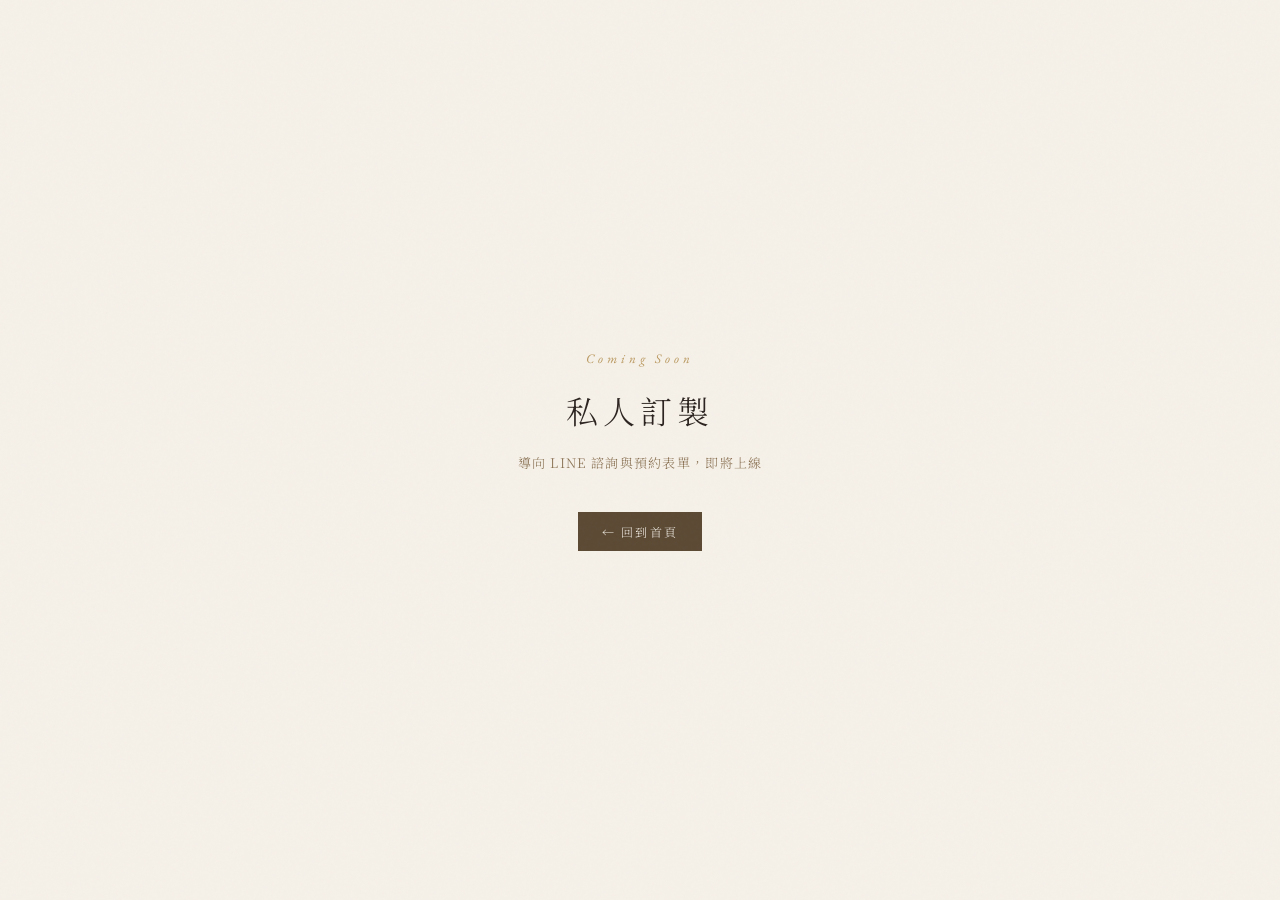
<file: pages/service.html>
<!DOCTYPE html>
<html lang="zh-TW">
<head>
<meta charset="UTF-8">
<meta name="viewport" content="width=device-width, initial-scale=1.0">
<title>私人訂製 · 歲月花跡</title>
<link rel="preconnect" href="https://fonts.googleapis.com">
<link href="https://fonts.googleapis.com/css2?family=Noto+Serif+TC:wght@300;400;500&family=EB+Garamond:ital,wght@0,400;1,400&display=swap" rel="stylesheet">
<link rel="stylesheet" href="../assets/css/main.css">
</head>
<body style="display:flex;align-items:center;justify-content:center;min-height:100vh;flex-direction:column;gap:20px;">
  <p style="font-family:'EB Garamond',serif;font-style:italic;font-size:13px;letter-spacing:.3em;color:#b8975c">Coming Soon</p>
  <h1 style="font-family:'Noto Serif TC',serif;font-size:32px;font-weight:300;letter-spacing:.15em;color:#2c2420">私人訂製</h1>
  <p style="font-family:'Noto Serif TC',serif;font-size:13px;color:#8b7355;letter-spacing:.1em">導向 LINE 諮詢與預約表單，即將上線</p>
  <a href="../index.html" style="margin-top:20px;font-family:'Noto Serif TC',serif;font-size:12px;letter-spacing:.18em;color:#f5f0e8;background:#5c4a35;padding:11px 24px">← 回到首頁</a>
</body>
</html>
</file>
<file: assets/css/main.css>
/* ════════════════════════════════════════
   歲月花跡 · main.css
   全域樣式、CSS 設計 Token、Reset
════════════════════════════════════════ */

/* ── Design Tokens ── */
:root {
  /* Base palette */
  --cream:       #f5f0e8;
  --parchment:   #ede6d6;
  --warm-stone:  #c8b89a;
  --bark:        #8b7355;
  --deep-bark:   #5c4a35;
  --ink:         #2c2420;
  --gold:        #b8975c;
  --gold-light:  #d4b077;

  /* Mist / impressionist accent palette */
  --mist-blue:   #aec4cc;
  --mist-lav:    #c0b2d4;
  --mist-sage:   #a0b898;
  --mist-wheat:  #ceb870;
  --mist-rose:   #c8a098;

  /* Structural */
  --rule:        rgba(139, 115, 85, 0.18);

  /* Typography */
  --font-serif:  'Noto Serif TC', serif;
  --font-eng:    'EB Garamond', serif;
  --font-sans:   'Noto Sans TC', sans-serif;

  /* Spacing scale */
  --sp-xs:  8px;
  --sp-sm:  16px;
  --sp-md:  32px;
  --sp-lg:  52px;
  --sp-xl:  88px;
}

/* ── Reset ── */
*, *::before, *::after {
  margin: 0;
  padding: 0;
  box-sizing: border-box;
}

html {
  scroll-behavior: smooth;
  font-size: 16px;
}

body {
  background-color: var(--cream);
  color: var(--ink);
  font-family: var(--font-sans);
  font-weight: 300;
  overflow-x: hidden;
  -webkit-font-smoothing: antialiased;
}

img, svg {
  display: block;
  max-width: 100%;
}

a {
  color: inherit;
  text-decoration: none;
}

/* ── Paper grain overlay ── */
body::before {
  content: '';
  position: fixed;
  inset: 0;
  background-image: url("data:image/svg+xml,%3Csvg viewBox='0 0 256 256' xmlns='http://www.w3.org/2000/svg'%3E%3Cfilter id='noise'%3E%3CfeTurbulence type='fractalNoise' baseFrequency='0.9' numOctaves='4' stitchTiles='stitch'/%3E%3C/filter%3E%3Crect width='100%25' height='100%25' filter='url(%23noise)' opacity='0.04'/%3E%3C/svg%3E");
  pointer-events: none;
  z-index: 9999;
  opacity: 0.35;
}

/* ── Shared Typography ── */
.section-label {
  font-family: var(--font-eng);
  font-style: italic;
  font-size: 14px;
  letter-spacing: 0.22em;
  color: var(--gold);
  margin-bottom: 10px;
  display: block;
}

.section-title {
  font-family: var(--font-serif);
  font-size: clamp(24px, 3vw, 36px);
  font-weight: 300;
  line-height: 1.4;
  letter-spacing: 0.08em;
  color: var(--ink);
}

/* ── Shared Buttons ── */
.btn-primary {
  font-family: var(--font-serif);
  font-size: 13px;
  letter-spacing: 0.18em;
  color: var(--cream);
  background: var(--deep-bark);
  border: none;
  padding: 13px 30px;
  cursor: pointer;
  transition: background 0.3s, transform 0.3s;
  display: inline-block;
}
.btn-primary:hover {
  background: var(--bark);
  transform: translateY(-1px);
}

.btn-ghost {
  font-family: var(--font-serif);
  font-size: 13px;
  letter-spacing: 0.15em;
  color: var(--deep-bark);
  background: none;
  border: 1px solid var(--warm-stone);
  padding: 12px 26px;
  cursor: pointer;
  transition: border-color 0.3s;
  display: inline-block;
}
.btn-ghost:hover {
  border-color: var(--deep-bark);
}

/* ── Scroll reveal ── */
.fade-up {
  opacity: 0;
  transform: translateY(28px);
  transition: opacity 0.8s ease, transform 0.8s ease;
}
.fade-up.visible {
  opacity: 1;
  transform: translateY(0);
}

/* ── Scroll indicator ── */
.scroll-hint {
  position: fixed;
  bottom: 38px;
  right: 40px;
  z-index: 50;
  writing-mode: vertical-rl;
  font-family: var(--font-eng);
  font-style: italic;
  font-size: 11px;
  letter-spacing: 0.28em;
  color: var(--bark);
  opacity: 0.55;
  display: flex;
  align-items: center;
  gap: 10px;
  transition: opacity 0.4s;
}
.scroll-hint::after {
  content: '';
  display: block;
  width: 1px;
  height: 52px;
  background: linear-gradient(to bottom, var(--bark), transparent);
}
</file>
